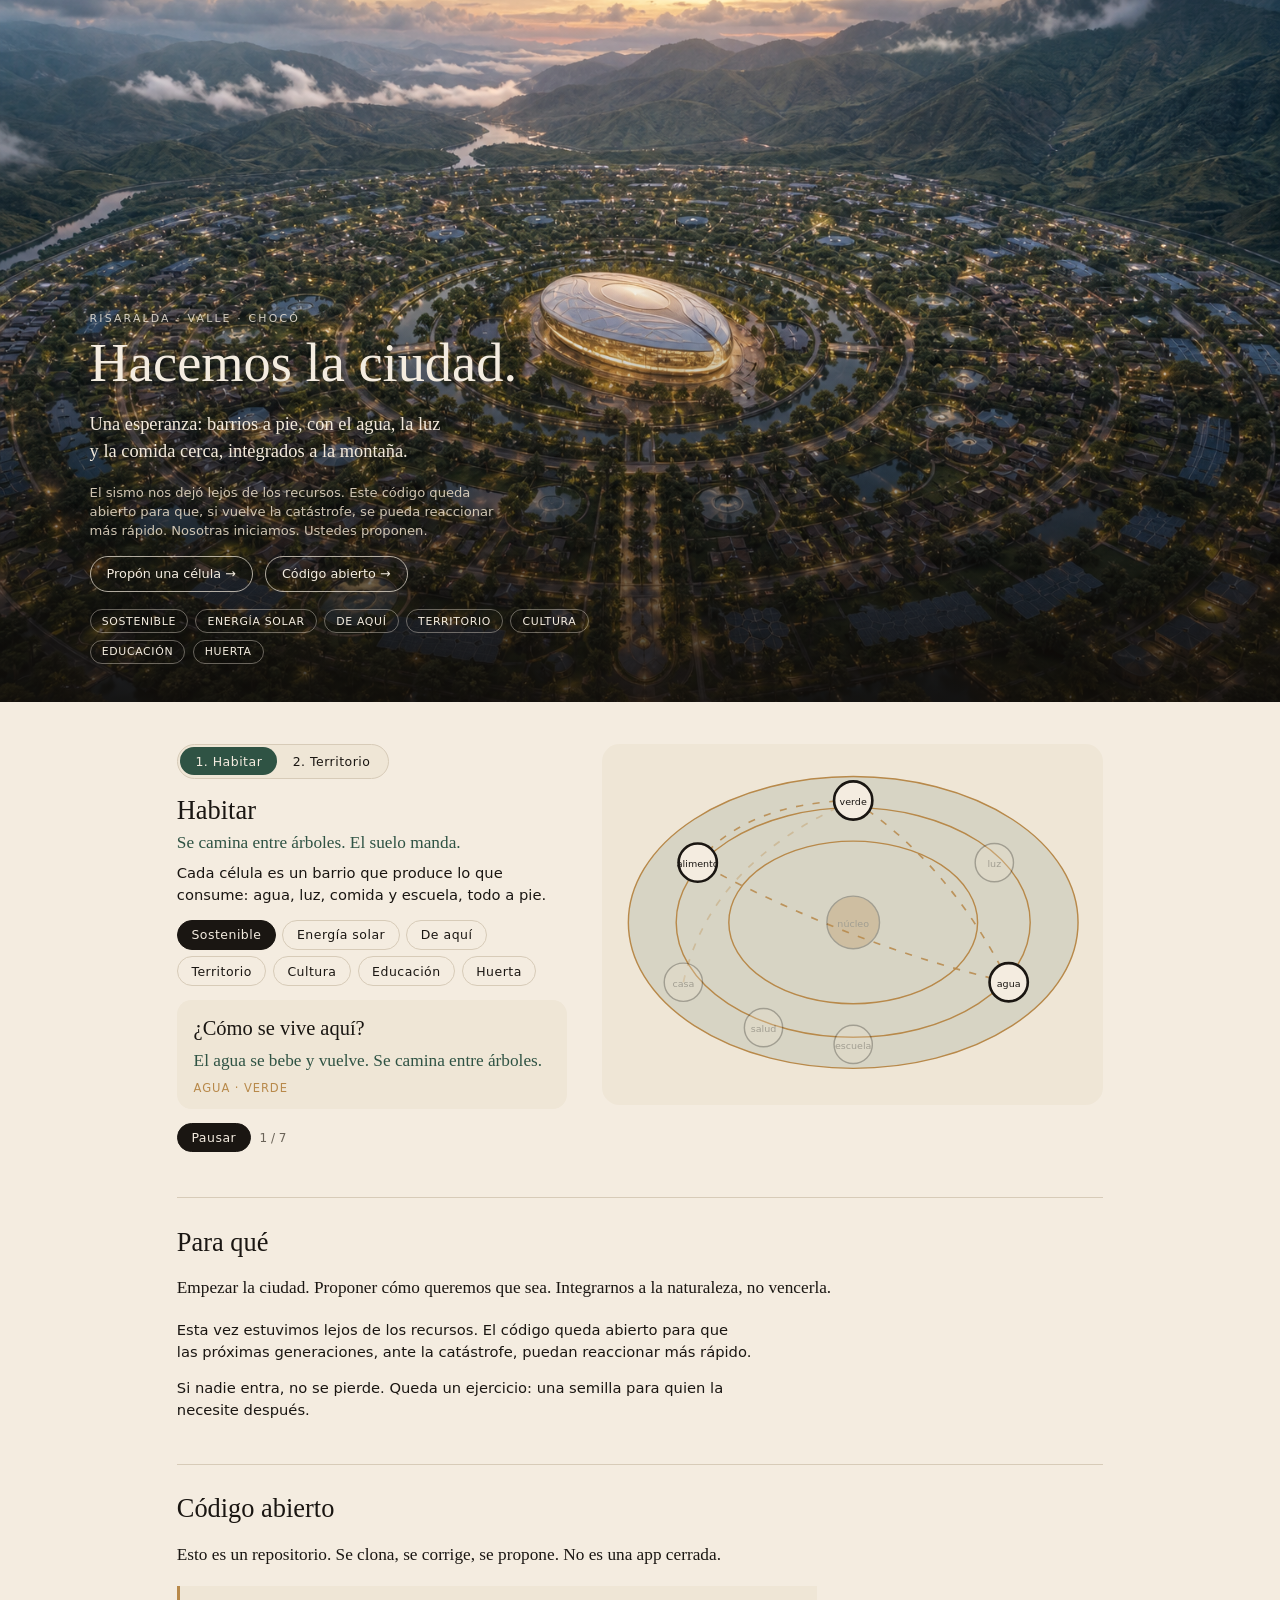
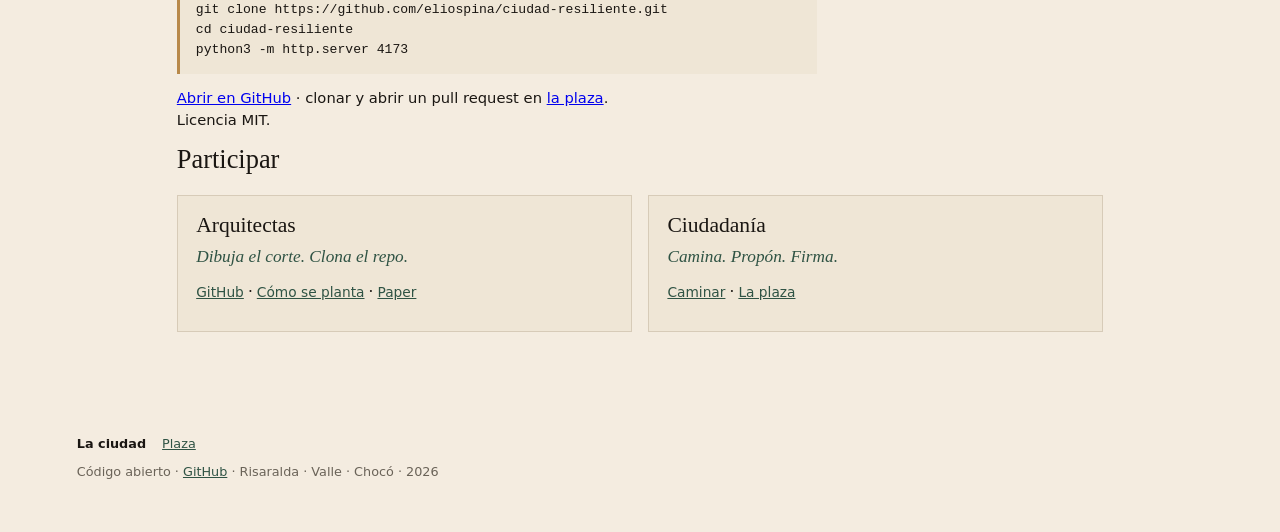
<file: index.html>
<!DOCTYPE html>
<html lang="es">
  <head>
    <meta charset="utf-8" />
    <meta name="viewport" content="width=device-width, initial-scale=1" />
    <title>Ciudad Resiliente — el óvalo</title>
    <meta
      name="description"
      content="Una esperanza habitable. Código abierto: clona el repositorio y propone una célula. Risaralda, Valle, Chocó."
    />
    <meta property="og:title" content="Hacemos la ciudad." />
    <meta
      property="og:description"
      content="Código abierto. Clona el repo. Propón cómo quieres que sea la ciudad."
    />
    <meta
      property="og:image"
      content="https://ciudad-resiliente.vercel.app/public/cartel-ciudad.png"
    />
    <meta property="og:url" content="https://ciudad-resiliente.vercel.app/" />
    <meta property="og:type" content="website" />
    <meta name="twitter:card" content="summary_large_image" />
    <meta
      name="twitter:image"
      content="https://ciudad-resiliente.vercel.app/public/cartel-ciudad.png"
    />
    <link rel="canonical" href="https://ciudad-resiliente.vercel.app/" />
    <link rel="stylesheet" href="styles.css" />
  </head>
  <body>
    <header class="hero">
      <img
        src="public/ciudad-ovalo.png"
        alt="Ciudad ovalada con una nave de luz en el centro, células verdes y montañas."
      />
      <div class="hero-copy">
        <p class="kicker">Risaralda · Valle · Chocó</p>
        <h1>Hacemos la ciudad.</h1>
        <p class="lead">
          Una esperanza: barrios a pie, con el agua, la luz y la comida cerca,
          integrados a la montaña.
        </p>
        <p class="plain-hero">
          El sismo nos dejó lejos de los recursos. Este código queda abierto
          para que, si vuelve la catástrofe, se pueda reaccionar más rápido.
          Nosotras iniciamos. Ustedes proponen.
        </p>
        <a class="enter-city" href="plaza.html">Propón una célula →</a>
        <a class="enter-city" href="#codigo">Código abierto →</a>
        <ul class="pillars">
          <li>Sostenible</li>
          <li>Energía solar</li>
          <li>De aquí</li>
          <li>Territorio</li>
          <li>Cultura</li>
          <li>Educación</li>
          <li>Huerta</li>
        </ul>
      </div>
    </header>

    <main>
      <section class="split" id="ovalo-lesson" data-layer="habitar">
        <div class="split-copy">
          <div class="layers" role="tablist" aria-label="Capas del óvalo">
            <button type="button" id="layer-habitar" aria-pressed="true">
              1. Habitar
            </button>
            <button type="button" id="layer-territorio" aria-pressed="false">
              2. Territorio
            </button>
          </div>
          <h2 id="layer-title">Habitar</h2>
          <p id="layer-lead">Se camina entre árboles. El suelo manda.</p>
          <p id="layer-plain" class="plain">
            Cada célula es un barrio que produce lo que consume: agua, luz, comida y escuela, todo a pie.
          </p>
          <div id="habitar-panel">
            <div class="chips" id="habitar-chips"></div>
          </div>
          <div id="territorio-panel" hidden>
            <p class="path hacer-path" id="hacer-path">
              <button type="button" data-id="fase-celula">1. Primera célula</button>
              <span aria-hidden="true">→</span>
              <button type="button" data-id="fase-red">2. Unir</button>
              <span aria-hidden="true">→</span>
              <button type="button" data-id="fase-nucleo">3. Núcleo</button>
              <span aria-hidden="true">→</span>
              <button type="button" data-id="fase-suelo">4. Tres suelos</button>
            </p>
            <div class="cards soils" id="soil-cards">
              <article data-soil="risaralda" tabindex="0" role="button">
                <h3>Risaralda</h3>
                <p>1.200–1.800 m. Ladera, sismo, alud.</p>
              </article>
              <article data-soil="valle" tabindex="0" role="button">
                <h3>Valle</h3>
                <p>900–1.100 m. Río, calor, crecida.</p>
              </article>
              <article data-soil="choco" tabindex="0" role="button">
                <h3>Chocó</h3>
                <p>0–100 m. Selva, lluvia, río-camino.</p>
              </article>
            </div>
            <p id="soil-note" class="soil-note">
              Toca un suelo: sitio, agua, luz, huerta.
            </p>
            <p class="plain">
              Diez cortes. El kit cambia con el suelo.
              <a href="paper.html">Abrir el corte.</a>
            </p>
            <p class="path waste-path" id="waste-path" hidden>
              Lo que sobra es materia prima: separación en origen →
              dos flujos (orgánico y técnico) → compost higiénico →
              pieza técnica limpia → escombro (RCD) a agregado →
              lo que aún no cierra, publicado.
            </p>
            <p class="chip-label">Valores</p>
            <p class="chip-hint">Los principios que sostienen cada célula.</p>
            <div class="chips" id="valor-chips"></div>
            <p class="chip-label">Vida en común</p>
            <p class="chip-hint">Cómo se comparte y se mide la vida del óvalo.</p>
            <div class="chips" id="vida-chips"></div>
            <p class="chip-label">Oficios de la célula</p>
            <p class="chip-hint">El trabajo que la célula necesita cerca de casa.</p>
            <div class="chips" id="system-chips"></div>
            <p class="chip-label">Materia prima</p>
            <p class="chip-hint">Lo que sobra no es basura: vuelve a suelo, a pieza, a agregado.</p>
            <div class="chips" id="waste-chips"></div>
          </div>
          <div class="lesson">
            <p id="lesson-q" class="question">¿Cómo se vive aquí?</p>
            <p id="lesson-a" class="note">
              El agua se bebe y vuelve. Se camina entre árboles.
            </p>
            <p id="lesson-links" class="connects">Agua · verde</p>
          </div>
          <div class="lesson-bar">
            <button type="button" id="tour-btn">Recorrer</button>
            <button type="button" id="hacer-btn">Hacer</button>
            <button type="button" id="valores-btn">Valores</button>
            <button type="button" id="vida-btn">Vida en común</button>
            <button type="button" id="waste-btn">Materia prima</button>
            <span id="tour-step" class="tour-step" hidden></span>
          </div>
        </div>
        <figure class="oval-wrap">
          <svg id="ovalo" viewBox="0 0 400 280" data-layer="habitar" aria-label="Plano ovalado de la ciudad">
            <ellipse class="green-wash" cx="200" cy="140" rx="188" ry="122" />
            <ellipse class="ring" cx="200" cy="140" rx="188" ry="122" />
            <ellipse class="ring" cx="200" cy="140" rx="148" ry="96" />
            <ellipse class="ring" cx="200" cy="140" rx="104" ry="68" />
            <g class="flows" aria-hidden="true">
              <path class="flow" data-nodes="agua naturaleza" d="M330 190 Q 280 90 200 38" />
              <path class="flow" data-nodes="naturaleza alimento" d="M200 38 Q 110 40 70 90" />
              <path class="flow" data-nodes="agua nucleo" d="M330 190 Q 280 180 200 140" />
              <path class="flow" data-nodes="energia nucleo" d="M318 90 Q 270 100 200 140" />
              <path class="flow" data-nodes="alimento nucleo" d="M70 90 Q 120 110 200 140" />
              <path class="flow" data-nodes="vivienda nucleo" d="M58 190 Q 110 180 200 140" />
              <path class="flow" data-nodes="escuela nucleo" d="M200 242 Q 200 200 200 140" />
              <path class="flow" data-nodes="energia vivienda" d="M318 90 Q 180 140 58 190" />
              <path class="flow" data-nodes="agua alimento" d="M330 190 Q 200 160 70 90" />
              <path class="flow" data-nodes="escuela vivienda" d="M200 242 Q 100 230 58 190" />
              <path class="flow" data-nodes="vivienda naturaleza" d="M58 190 Q 80 90 200 38" />
              <path class="flow" data-nodes="salud nucleo" d="M125 228 Q 150 190 200 140" />
              <path class="flow" data-nodes="salud vivienda" d="M125 228 Q 90 210 58 190" />
              <path class="flow" data-nodes="salud escuela" d="M125 228 Q 160 240 200 242" />
            </g>
            <g class="cell" data-id="naturaleza" tabindex="0" role="button" aria-label="Verde">
              <circle cx="200" cy="38" r="16" />
              <text x="200" y="42">verde</text>
            </g>
            <g class="cell" data-id="energia" tabindex="0" role="button" aria-label="Luz">
              <circle cx="318" cy="90" r="16" />
              <text x="318" y="94">luz</text>
            </g>
            <g class="cell" data-id="agua" tabindex="0" role="button" aria-label="Agua">
              <circle cx="330" cy="190" r="16" />
              <text x="330" y="194">agua</text>
            </g>
            <g class="cell" data-id="alimento" tabindex="0" role="button" aria-label="Alimento">
              <circle cx="70" cy="90" r="16" />
              <text x="70" y="94">alimento</text>
            </g>
            <g class="cell" data-id="vivienda" tabindex="0" role="button" aria-label="Casa">
              <circle cx="58" cy="190" r="16" />
              <text x="58" y="194">casa</text>
            </g>
            <g class="cell" data-id="escuela" tabindex="0" role="button" aria-label="Escuela">
              <circle cx="200" cy="242" r="16" />
              <text x="200" y="246">escuela</text>
            </g>
            <g class="cell" data-id="salud" tabindex="0" role="button" aria-label="Salud">
              <circle cx="125" cy="228" r="16" />
              <text x="125" y="232">salud</text>
            </g>
            <g class="cell nucleus" data-id="nucleo" tabindex="0" role="button" aria-label="Núcleo de vida">
              <circle cx="200" cy="140" r="22" />
              <text x="200" y="144">núcleo</text>
            </g>
          </svg>
        </figure>
      </section>

      <section class="hope" id="esperanza">
        <h2>Para qué</h2>
        <p>
          Empezar la ciudad. Proponer cómo queremos que sea. Integrarnos a la
          naturaleza, no vencerla.
        </p>
        <p class="plain">
          Esta vez estuvimos lejos de los recursos. El código queda abierto
          para que las próximas generaciones, ante la catástrofe, puedan
          reaccionar más rápido.
        </p>
        <p class="plain">
          Si nadie entra, no se pierde. Queda un ejercicio: una semilla para
          quien la necesite después.
        </p>
      </section>

      <section id="codigo">
        <h2>Código abierto</h2>
        <p>
          Esto es un repositorio. Se clona, se corrige, se propone. No es una
          app cerrada.
        </p>
        <pre class="clone-box" id="clone-box"><code>git clone https://github.com/eliospina/ciudad-resiliente.git
cd ciudad-resiliente
python3 -m http.server 4173</code></pre>
        <p class="plain">
          <a href="https://github.com/eliospina/ciudad-resiliente">Abrir en GitHub</a>
          · clonar y abrir un pull request en
          <a href="plaza.html">la plaza</a>.
          Licencia MIT.
        </p>
      </section>

      <section id="invitar">
        <h2>Participar</h2>
        <div class="call-split">
          <article class="call-card">
            <h3>Arquitectas</h3>
            <p class="sound">Dibuja el corte. Clona el repo.</p>
            <p>
              <a href="https://github.com/eliospina/ciudad-resiliente">GitHub</a>
              ·
              <a href="plantar.html">Cómo se planta</a>
              ·
              <a href="paper.html">Paper</a>
            </p>
          </article>
          <article class="call-card">
            <h3>Ciudadanía</h3>
            <p class="sound">Camina. Propón. Firma.</p>
            <p>
              <a href="recorrido.html">Caminar</a>
              ·
              <a href="plaza.html">La plaza</a>
            </p>
          </article>
        </div>
      </section>
    </main>

    <footer>
      <nav class="doors" aria-label="Dos oficios">
        <a href="index.html" aria-current="page">La ciudad</a>
        <a href="plaza.html">Plaza</a>
      </nav>
      <p>
        Código abierto ·
        <a href="https://github.com/eliospina/ciudad-resiliente">GitHub</a>
        · Risaralda · Valle · Chocó · 2026
      </p>
    </footer>
    <script src="app.js"></script>
  </body>
</html>
</file>
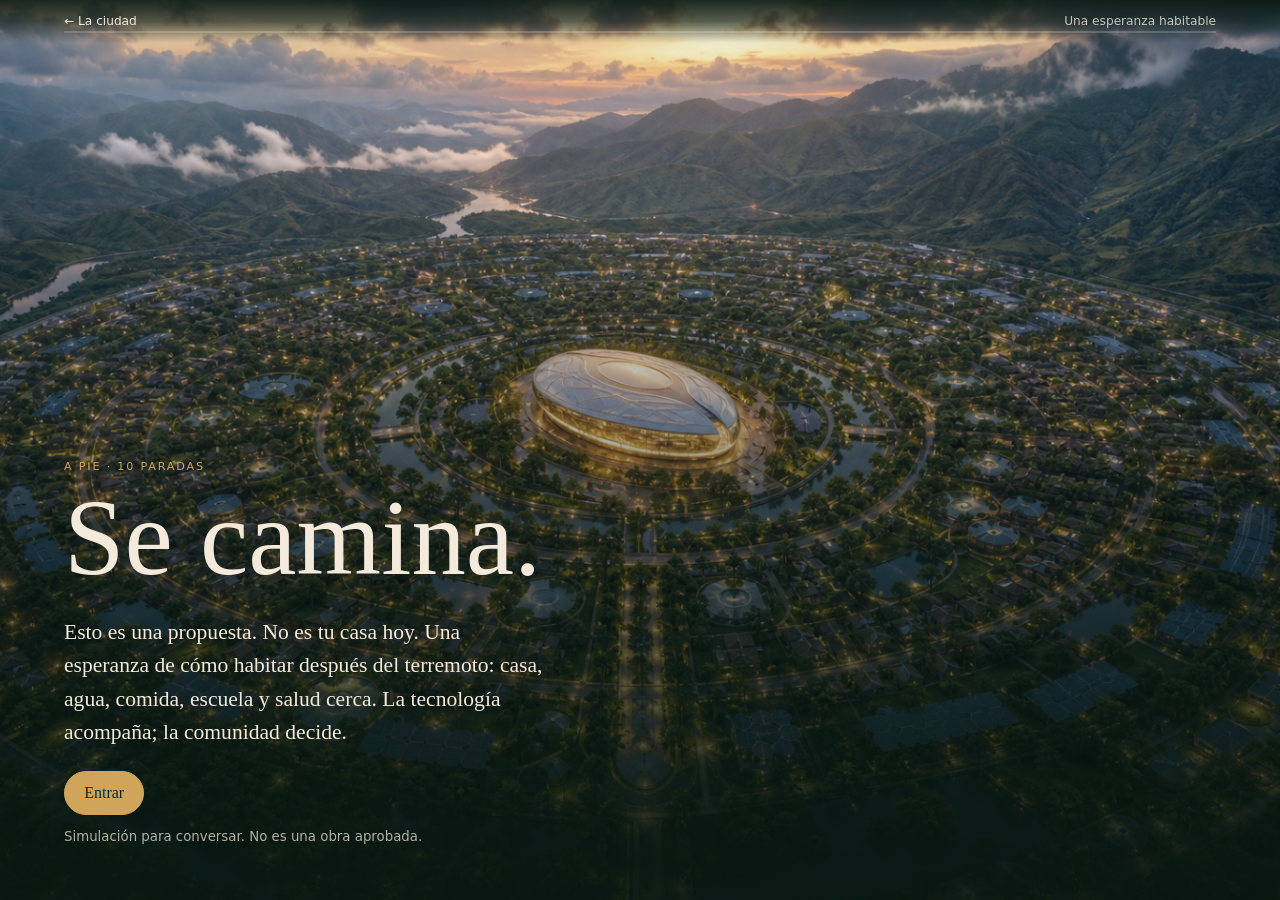
<file: caminar.html>
<!DOCTYPE html>
<html lang="es">
  <head>
    <meta charset="utf-8" />
    <meta http-equiv="refresh" content="0; url=recorrido.html" />
    <link rel="canonical" href="recorrido.html" />
    <title>Caminar — Ciudad Resiliente</title>
  </head>
  <body>
    <p><a href="recorrido.html">Entrar a la ciudad</a></p>
  </body>
</html>
</file>
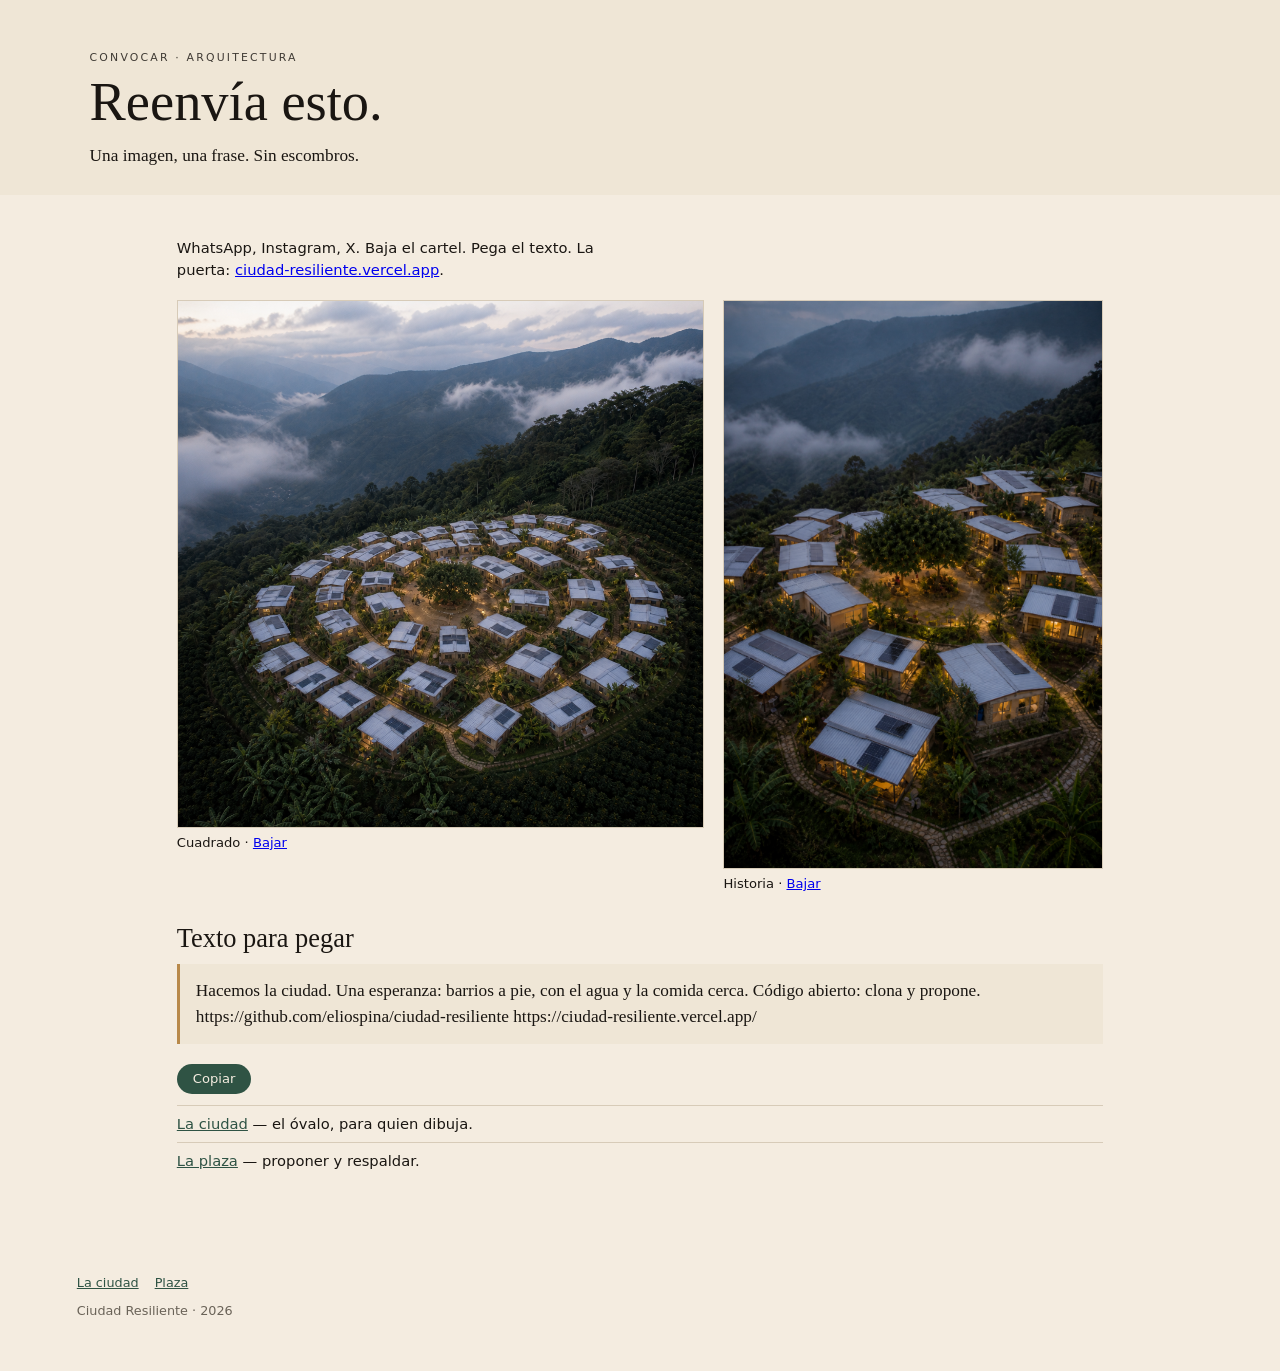
<file: compartir.html>
<!DOCTYPE html>
<html lang="es">
  <head>
    <meta charset="utf-8" />
    <meta name="viewport" content="width=device-width, initial-scale=1" />
    <title>Reenvía — Ciudad Resiliente</title>
    <meta
      name="description"
      content="Hacemos la ciudad. Óvalo de células. Arquitectas y urbanismo: se dibuja la primera célula."
    />
    <meta property="og:title" content="Hacemos la ciudad." />
    <meta
      property="og:description"
      content="Óvalo de células. Risaralda · Valle · Chocó. Arquitectas, urbanismo: dibuja la primera célula."
    />
    <meta
      property="og:image"
      content="https://ciudad-resiliente.vercel.app/public/cartel-ciudad.png"
    />
    <meta
      property="og:url"
      content="https://ciudad-resiliente.vercel.app/compartir.html"
    />
    <meta property="og:type" content="website" />
    <meta name="twitter:card" content="summary_large_image" />
    <meta
      name="twitter:image"
      content="https://ciudad-resiliente.vercel.app/public/cartel-ciudad.png"
    />
    <link rel="canonical" href="https://ciudad-resiliente.vercel.app/compartir.html" />
    <link rel="stylesheet" href="styles.css" />
  </head>
  <body>
    <header class="obs-hero">
      <p class="kicker">Convocar · arquitectura</p>
      <h1>Reenvía esto.</h1>
      <p class="lead">
        Una imagen, una frase. Sin escombros.
      </p>
    </header>

    <main>
      <section>
        <p class="plain">
          WhatsApp, Instagram, X. Baja el cartel. Pega el texto. La puerta:
          <a href="https://ciudad-resiliente.vercel.app/">ciudad-resiliente.vercel.app</a>.
        </p>
        <div class="share-grid">
          <figure>
            <img
              src="public/cartel-ciudad.png"
              alt="Cartel cuadrado: primera célula compacta en ladera, patio al centro."
            />
            <figcaption>
              Cuadrado ·
              <a href="public/cartel-ciudad.png" download>Bajar</a>
            </figcaption>
          </figure>
          <figure>
            <img
              src="public/cartel-ciudad-story.png"
              alt="Cartel vertical: la misma célula compacta, para historia."
            />
            <figcaption>
              Historia ·
              <a href="public/cartel-ciudad-story.png" download>Bajar</a>
            </figcaption>
          </figure>
        </div>
      </section>

      <section>
        <h2>Texto para pegar</h2>
        <blockquote id="share-copy">
          Hacemos la ciudad.

          Una esperanza: barrios a pie, con el agua y la comida cerca.
          Código abierto: clona y propone.

          https://github.com/eliospina/ciudad-resiliente
          https://ciudad-resiliente.vercel.app/
        </blockquote>
        <button type="button" id="copy-btn">Copiar</button>
      </section>

      <section id="invitar">
        <ul class="invite-doors">
          <li>
            <a href="index.html">La ciudad</a>
            — el óvalo, para quien dibuja.
          </li>
          <li>
            <a href="plaza.html">La plaza</a>
            — proponer y respaldar.
          </li>
        </ul>
      </section>
    </main>

    <footer>
      <nav class="doors" aria-label="Dos oficios">
        <a href="index.html">La ciudad</a>
        <a href="plaza.html">Plaza</a>
      </nav>
      <p>Ciudad Resiliente · 2026</p>
    </footer>
    <script>
      const btn = document.getElementById("copy-btn");
      const text = document
        .getElementById("share-copy")
        .textContent.replace(/[ \t]+\n/g, "\n")
        .replace(/\n[ \t]+/g, "\n")
        .replace(/[ \t]{2,}/g, " ")
        .trim();
      btn.addEventListener("click", async () => {
        await navigator.clipboard.writeText(text);
        btn.textContent = "Copiado";
      });
    </script>
  </body>
</html>
</file>
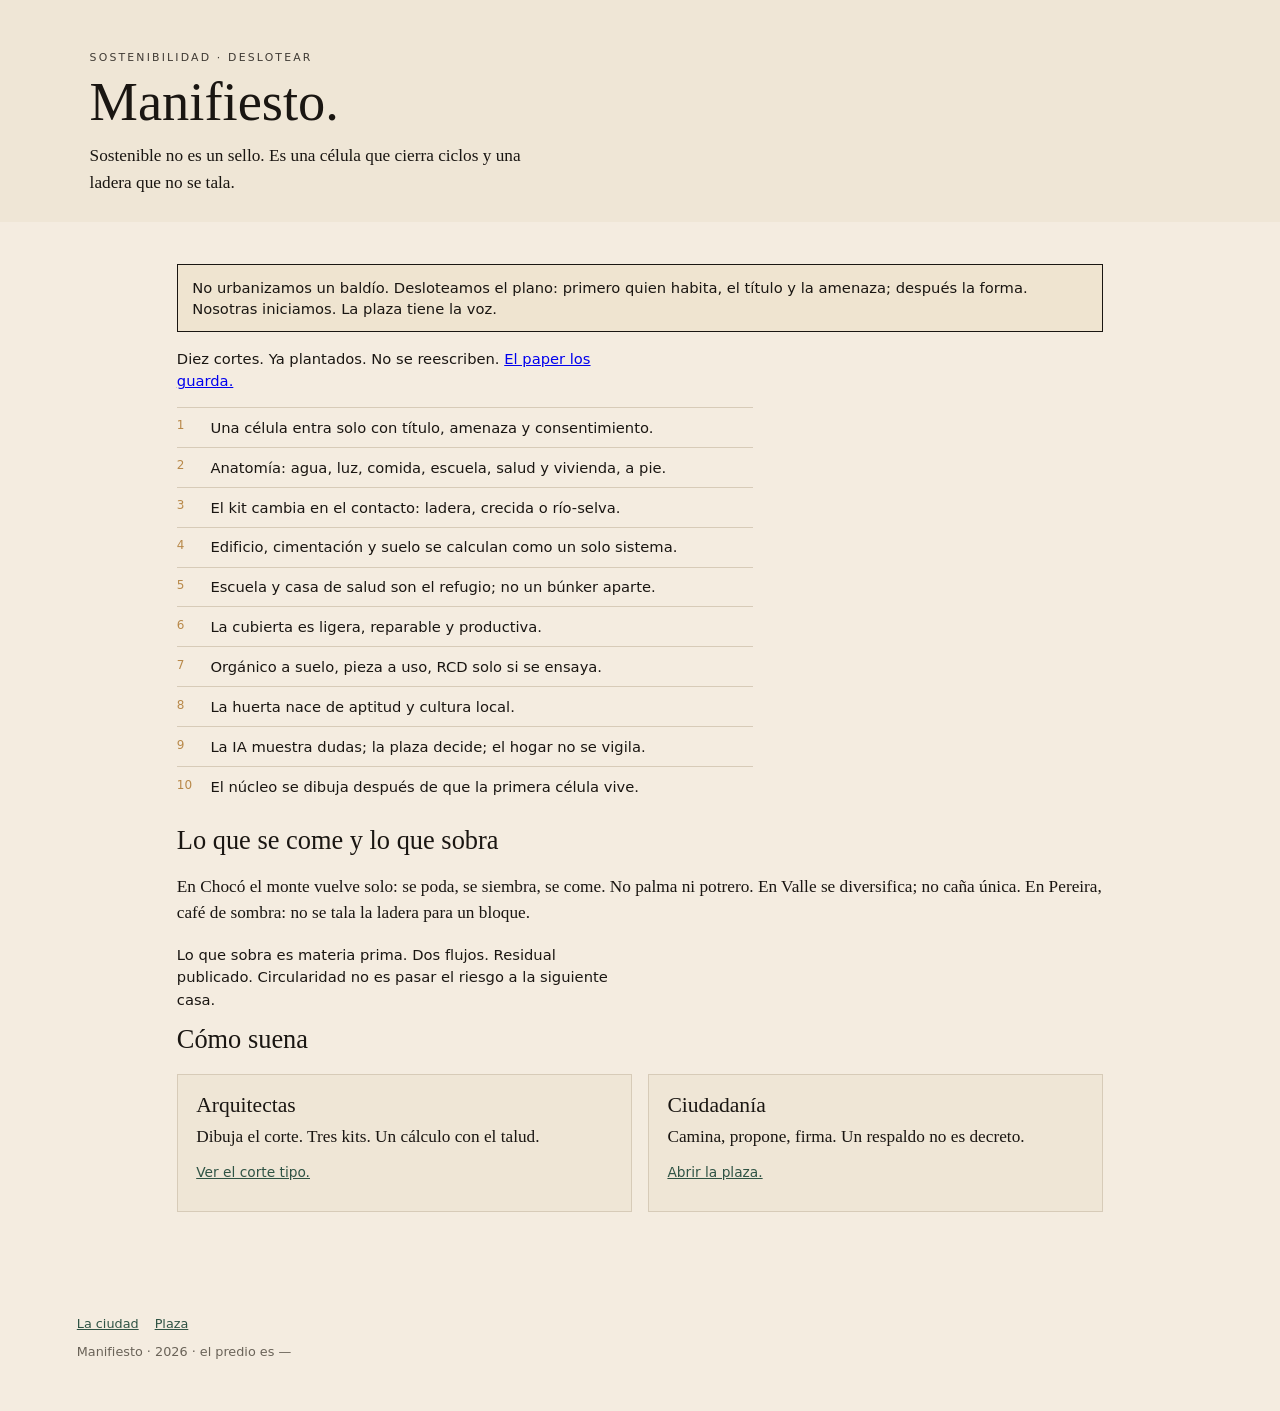
<file: manifiesto.html>
<!DOCTYPE html>
<html lang="es">
  <head>
    <meta charset="utf-8" />
    <meta name="viewport" content="width=device-width, initial-scale=1" />
    <title>Manifiesto — Ciudad Resiliente</title>
    <meta
      name="description"
      content="Manifiesto de sostenibilidad: plantar una célula que cierra ciclos. No un lote. No un masterplan."
    />
    <meta property="og:title" content="Manifiesto. Deslotear." />
    <meta
      property="og:description"
      content="Sostenible no es un sello. Es agua, luz, comida, escuela y salud a pie. El suelo manda."
    />
    <meta
      property="og:image"
      content="https://ciudad-resiliente.vercel.app/public/cartel-ciudad.png"
    />
    <meta
      property="og:url"
      content="https://ciudad-resiliente.vercel.app/manifiesto.html"
    />
    <meta property="og:type" content="website" />
    <meta name="twitter:card" content="summary_large_image" />
    <meta
      name="twitter:image"
      content="https://ciudad-resiliente.vercel.app/public/cartel-ciudad.png"
    />
    <link rel="canonical" href="https://ciudad-resiliente.vercel.app/manifiesto.html" />
    <link rel="stylesheet" href="styles.css" />
  </head>
  <body>
    <header class="obs-hero">
      <p class="kicker">Sostenibilidad · deslotear</p>
      <h1>Manifiesto.</h1>
      <p class="lead">
        Sostenible no es un sello. Es una célula que cierra ciclos y una ladera
        que no se tala.
      </p>
    </header>

    <main>
      <section>
        <p class="wall">
          No urbanizamos un baldío. Desloteamos el plano: primero quien habita,
          el título y la amenaza; después la forma. Nosotras iniciamos. La plaza
          tiene la voz.
        </p>
        <p class="plain">
          Diez cortes. Ya plantados. No se reescriben.
          <a href="paper.html">El paper los guarda.</a>
        </p>
        <ol class="steps">
          <li>Una célula entra solo con título, amenaza y consentimiento.</li>
          <li>Anatomía: agua, luz, comida, escuela, salud y vivienda, a pie.</li>
          <li>El kit cambia en el contacto: ladera, crecida o río-selva.</li>
          <li>Edificio, cimentación y suelo se calculan como un solo sistema.</li>
          <li>Escuela y casa de salud son el refugio; no un búnker aparte.</li>
          <li>La cubierta es ligera, reparable y productiva.</li>
          <li>Orgánico a suelo, pieza a uso, RCD solo si se ensaya.</li>
          <li>La huerta nace de aptitud y cultura local.</li>
          <li>La IA muestra dudas; la plaza decide; el hogar no se vigila.</li>
          <li>El núcleo se dibuja después de que la primera célula vive.</li>
        </ol>
      </section>

      <section>
        <h2>Lo que se come y lo que sobra</h2>
        <p>
          En Chocó el monte vuelve solo: se poda, se siembra, se come. No palma
          ni potrero. En Valle se diversifica; no caña única. En Pereira, café
          de sombra: no se tala la ladera para un bloque.
        </p>
        <p class="plain">
          Lo que sobra es materia prima. Dos flujos. Residual publicado.
          Circularidad no es pasar el riesgo a la siguiente casa.
        </p>
      </section>

      <section>
        <h2>Cómo suena</h2>
        <div class="call-split">
          <article class="call-card">
            <h3>Arquitectas</h3>
            <p>Dibuja el corte. Tres kits. Un cálculo con el talud.</p>
            <p><a href="plantar.html">Ver el corte tipo.</a></p>
          </article>
          <article class="call-card">
            <h3>Ciudadanía</h3>
            <p>Camina, propone, firma. Un respaldo no es decreto.</p>
            <p><a href="plaza.html">Abrir la plaza.</a></p>
          </article>
        </div>
      </section>
    </main>

    <footer>
      <nav class="doors" aria-label="Dos oficios">
        <a href="index.html">La ciudad</a>
        <a href="plaza.html">Plaza</a>
      </nav>
      <p>Manifiesto · 2026 · el predio es —</p>
    </footer>
  </body>
</html>
</file>
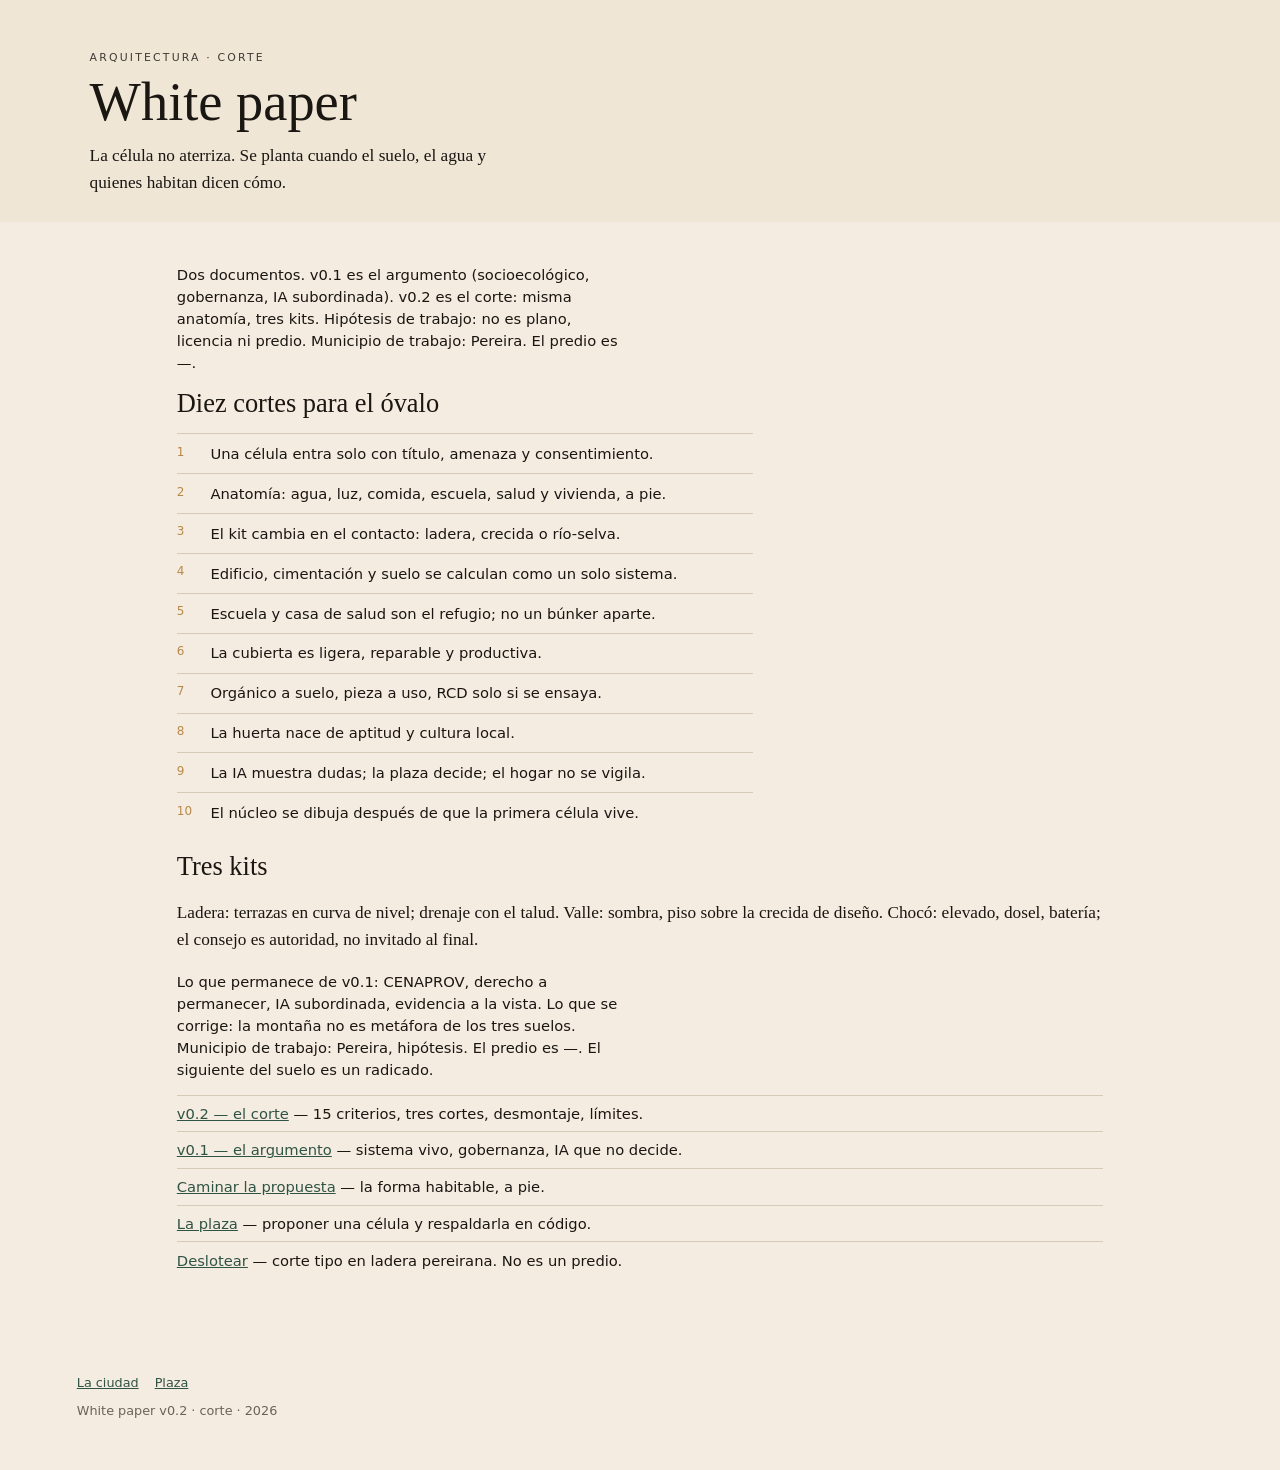
<file: paper.html>
<!DOCTYPE html>
<html lang="es">
  <head>
    <meta charset="utf-8" />
    <meta name="viewport" content="width=device-width, initial-scale=1" />
    <title>White paper — Ciudad Resiliente</title>
    <meta
      name="description"
      content="White paper v0.2: cómo se planta una célula en tres suelos. v0.1 es el argumento. Hipótesis, no plan oficial."
    />
    <meta property="og:title" content="White paper. El corte." />
    <meta
      property="og:description"
      content="La célula no aterriza. Se planta cuando el suelo, el agua y quienes habitan dicen cómo."
    />
    <meta
      property="og:image"
      content="https://ciudad-resiliente.vercel.app/public/cartel-ciudad.png"
    />
    <meta property="og:url" content="https://ciudad-resiliente.vercel.app/paper.html" />
    <meta property="og:type" content="website" />
    <meta name="twitter:card" content="summary_large_image" />
    <meta
      name="twitter:image"
      content="https://ciudad-resiliente.vercel.app/public/cartel-ciudad.png"
    />
    <link rel="canonical" href="https://ciudad-resiliente.vercel.app/paper.html" />
    <link rel="stylesheet" href="styles.css" />
  </head>
  <body>
    <header class="obs-hero">
      <p class="kicker">Arquitectura · corte</p>
      <h1>White paper</h1>
      <p class="lead">La célula no aterriza. Se planta cuando el suelo, el agua y quienes habitan dicen cómo.</p>
    </header>

    <main>
      <section>
        <p class="plain">
          Dos documentos. v0.1 es el argumento (socioecológico, gobernanza, IA
          subordinada). v0.2 es el corte: misma anatomía, tres kits. Hipótesis
          de trabajo: no es plano, licencia ni predio. Municipio de trabajo:
          Pereira. El predio es —.
        </p>
      </section>

      <section>
        <h2>Diez cortes para el óvalo</h2>
        <ol class="steps">
          <li>Una célula entra solo con título, amenaza y consentimiento.</li>
          <li>Anatomía: agua, luz, comida, escuela, salud y vivienda, a pie.</li>
          <li>El kit cambia en el contacto: ladera, crecida o río-selva.</li>
          <li>Edificio, cimentación y suelo se calculan como un solo sistema.</li>
          <li>Escuela y casa de salud son el refugio; no un búnker aparte.</li>
          <li>La cubierta es ligera, reparable y productiva.</li>
          <li>Orgánico a suelo, pieza a uso, RCD solo si se ensaya.</li>
          <li>La huerta nace de aptitud y cultura local.</li>
          <li>La IA muestra dudas; la plaza decide; el hogar no se vigila.</li>
          <li>El núcleo se dibuja después de que la primera célula vive.</li>
        </ol>
      </section>

      <section>
        <h2>Tres kits</h2>
        <p>
          Ladera: terrazas en curva de nivel; drenaje con el talud. Valle:
          sombra, piso sobre la crecida de diseño. Chocó: elevado, dosel,
          batería; el consejo es autoridad, no invitado al final.
        </p>
        <p class="plain">
          Lo que permanece de v0.1: CENAPROV, derecho a permanecer, IA
          subordinada, evidencia a la vista. Lo que se corrige: la montaña no
          es metáfora de los tres suelos. Municipio de trabajo: Pereira,
          hipótesis. El predio es —. El siguiente del suelo es un radicado.
        </p>
      </section>

      <section id="invitar">
        <ul class="invite-doors">
          <li>
            <a href="PAPER-v0.2.md">v0.2 — el corte</a>
            — 15 criterios, tres cortes, desmontaje, límites.
          </li>
          <li>
            <a href="PAPER.md">v0.1 — el argumento</a>
            — sistema vivo, gobernanza, IA que no decide.
          </li>
          <li>
            <a href="recorrido.html">Caminar la propuesta</a>
            — la forma habitable, a pie.
          </li>
          <li>
            <a href="plaza.html">La plaza</a>
            — proponer una célula y respaldarla en código.
          </li>
          <li>
            <a href="plantar.html">Deslotear</a>
            — corte tipo en ladera pereirana. No es un predio.
          </li>
        </ul>
      </section>
    </main>

    <footer>
      <nav class="doors" aria-label="Dos oficios">
        <a href="index.html">La ciudad</a>
        <a href="plaza.html">Plaza</a>
      </nav>
      <p>White paper v0.2 · corte · 2026</p>
    </footer>
  </body>
</html>
</file>
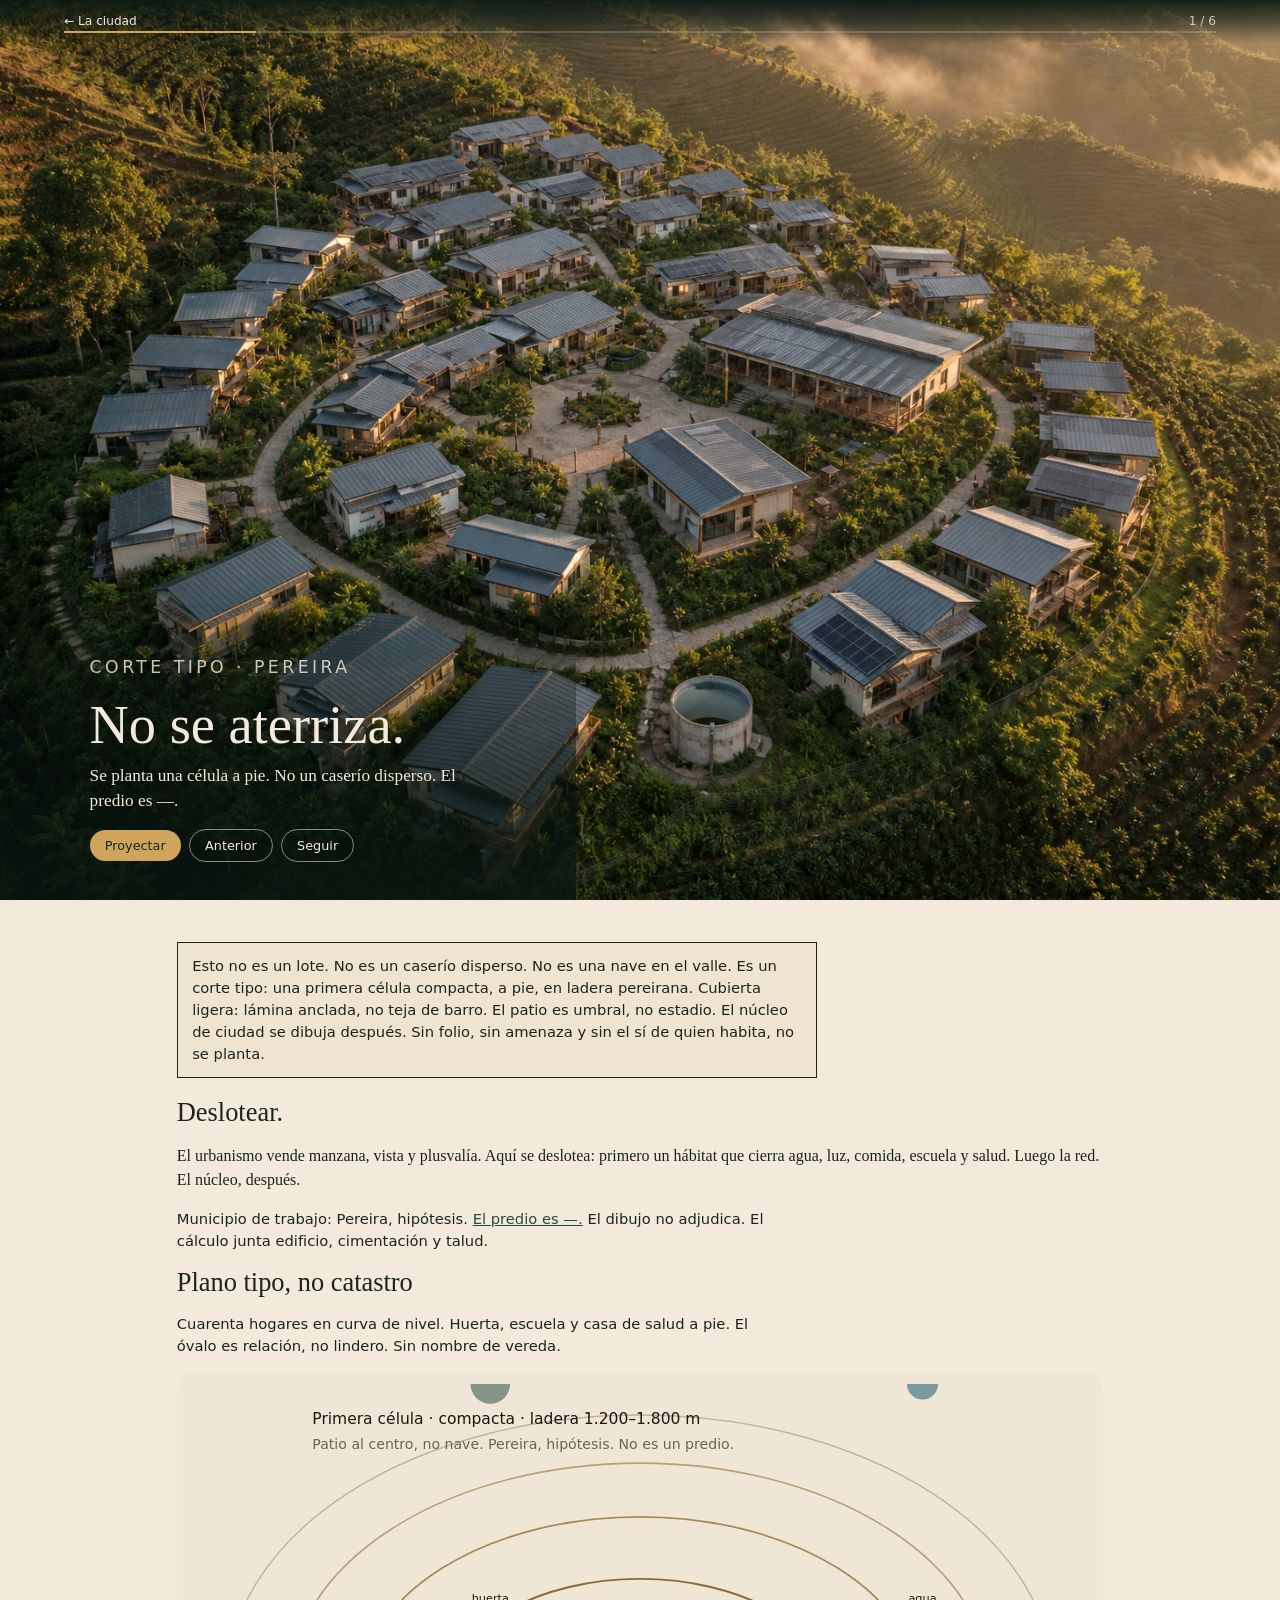
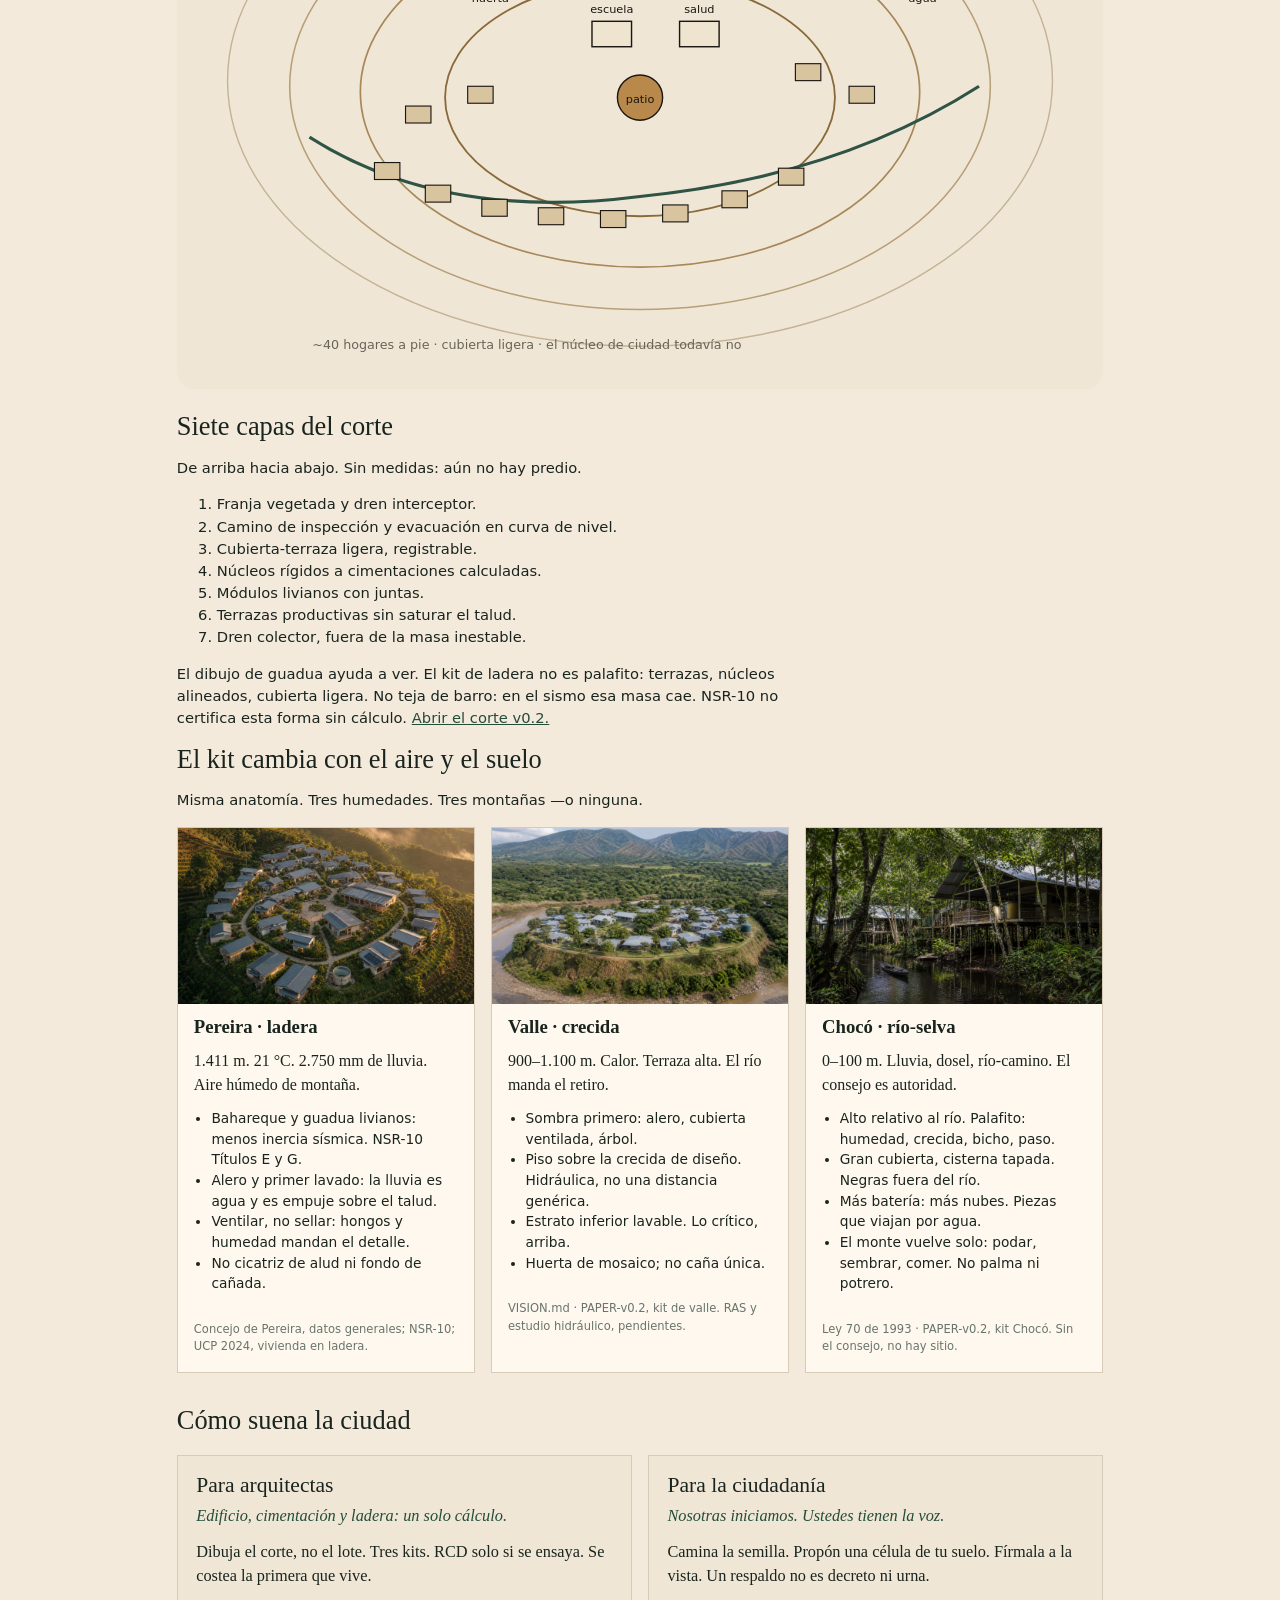
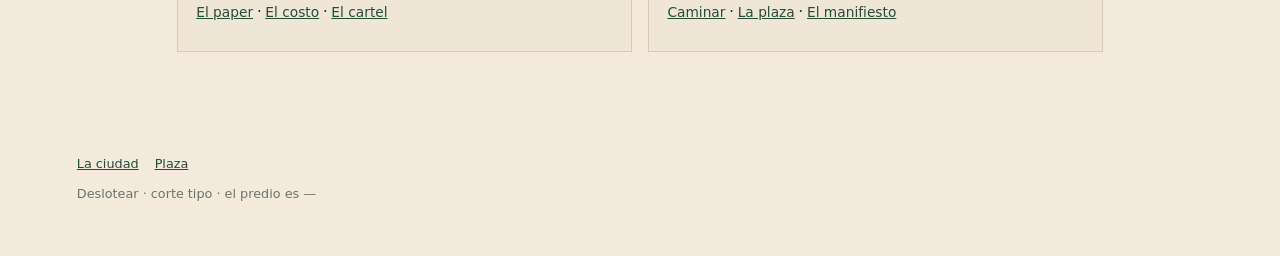
<file: plantar.html>
<!DOCTYPE html>
<html lang="es">
  <head>
    <meta charset="utf-8" />
    <meta name="viewport" content="width=device-width, initial-scale=1" />
    <title>Deslotear — Ciudad Resiliente</title>
    <meta
      name="description"
      content="No se aterriza un predio. Se planta un corte tipo en ladera pereirana. Hipótesis, no lote."
    />
    <meta property="og:title" content="No se aterriza. Se planta." />
    <meta
      property="og:description"
      content="Corte tipo en ladera pereirana. Deslotear el plano. Arquitectas y ciudadanía."
    />
    <meta
      property="og:image"
      content="https://ciudad-resiliente.vercel.app/public/plant/plant-ladera.png"
    />
    <meta
      property="og:url"
      content="https://ciudad-resiliente.vercel.app/plantar.html"
    />
    <meta property="og:type" content="website" />
    <meta name="twitter:card" content="summary_large_image" />
    <meta
      name="twitter:image"
      content="https://ciudad-resiliente.vercel.app/public/plant/plant-ladera.png"
    />
    <link rel="canonical" href="https://ciudad-resiliente.vercel.app/plantar.html" />
    <link rel="stylesheet" href="plantar.css" />
  </head>
  <body>
    <header class="topbar">
      <a href="index.html">← La ciudad</a>
      <p id="film-count">1 / 6</p>
      <div class="progress" aria-hidden="true"><span id="film-bar"></span></div>
    </header>

    <section class="film" aria-label="Proyección del corte tipo">
      <div class="film-frame">
        <img
          id="film-image"
          src="public/plant/plant-ladera.png"
          alt="Célula tipo en ladera cafetera. No es un predio."
        />
      </div>
      <div class="film-copy">
        <p class="eyebrow" id="film-kicker">Corte tipo · Pereira</p>
        <h1 id="film-title">No se aterriza.</h1>
        <p id="film-text">Se planta. Cota 1.200–1.800 m. El predio es —.</p>
        <div class="film-nav">
          <button type="button" id="play" aria-pressed="false">Proyectar</button>
          <button type="button" id="prev">Anterior</button>
          <button type="button" id="next">Seguir</button>
        </div>
      </div>
    </section>

    <div class="page">
      <main>
        <section>
          <p class="wall">
            Esto no es un lote. No es un caserío disperso. No es una nave en el
            valle. Es un corte tipo: una primera célula compacta, a pie, en
            ladera pereirana. Cubierta ligera: lámina anclada, no teja de barro.
            El patio es umbral, no estadio. El núcleo de ciudad se dibuja después.
            Sin folio, sin amenaza y sin el sí de quien habita, no se planta.
          </p>
          <h2>Deslotear.</h2>
          <p>
            El urbanismo vende manzana, vista y plusvalía. Aquí se deslotea:
            primero un hábitat que cierra agua, luz, comida, escuela y salud.
            Luego la red. El núcleo, después.
          </p>
          <p class="plain">
            Municipio de trabajo: Pereira, hipótesis.
            <a href="SITIO.md">El predio es —.</a>
            El dibujo no adjudica. El cálculo junta edificio, cimentación y talud.
          </p>
        </section>

        <section>
          <h2>Plano tipo, no catastro</h2>
          <p class="plain">
            Cuarenta hogares en curva de nivel. Huerta, escuela y casa de salud
            a pie. El óvalo es relación, no lindero. Sin nombre de vereda.
          </p>
          <figure class="plan-wrap">
            <svg viewBox="0 0 640 420" role="img" aria-labelledby="plan-title plan-desc">
              <title id="plan-title">Plano tipo de una célula en ladera pereirana</title>
              <desc id="plan-desc">
                Curvas de nivel, casas alineadas, huerta, escuela, casa de salud y cisterna.
                No es un predio.
              </desc>
              <rect width="640" height="420" fill="#efe6d6" />
              <ellipse cx="320" cy="210" rx="292" ry="188" fill="none" stroke="#c4b394" stroke-width="1" />
              <ellipse cx="320" cy="214" rx="248" ry="158" fill="none" stroke="#b89f78" stroke-width="1.1" />
              <ellipse cx="320" cy="218" rx="198" ry="124" fill="none" stroke="#a88858" stroke-width="1.2" />
              <ellipse cx="320" cy="222" rx="138" ry="84" fill="none" stroke="#8a6a3a" stroke-width="1.3" />
              <path d="M86 250 Q180 310 320 292 Q460 278 560 214" fill="none" stroke="#2f5344" stroke-width="2.2" />
              <g fill="#d9c4a0" stroke="#1a1612" stroke-width="0.8">
                <rect x="132" y="268" width="18" height="12" />
                <rect x="168" y="284" width="18" height="12" />
                <rect x="208" y="294" width="18" height="12" />
                <rect x="248" y="300" width="18" height="12" />
                <rect x="292" y="302" width="18" height="12" />
                <rect x="336" y="298" width="18" height="12" />
                <rect x="378" y="288" width="18" height="12" />
                <rect x="418" y="272" width="18" height="12" />
                <rect x="154" y="228" width="18" height="12" />
                <rect x="198" y="214" width="18" height="12" />
                <rect x="430" y="198" width="18" height="12" />
                <rect x="468" y="214" width="18" height="12" />
              </g>
              <circle cx="320" cy="222" r="16" fill="#b8894a" stroke="#1a1612" />
              <rect x="286" y="168" width="28" height="18" fill="#efe4d0" stroke="#1a1612" />
              <rect x="348" y="168" width="28" height="18" fill="#efe4d0" stroke="#1a1612" />
              <circle cx="214" y="168" r="14" fill="#2f5344" opacity="0.55" />
              <circle cx="520" y="168" r="11" fill="#4a7a8a" opacity="0.7" />
              <text x="320" y="226" text-anchor="middle" font-size="8" fill="#1a1612">patio</text>
              <text x="300" y="162" text-anchor="middle" font-size="8" fill="#1a1612">escuela</text>
              <text x="362" y="162" text-anchor="middle" font-size="8" fill="#1a1612">salud</text>
              <text x="214" y="154" text-anchor="middle" font-size="8" fill="#1a1612">huerta</text>
              <text x="520" y="154" text-anchor="middle" font-size="8" fill="#1a1612">agua</text>
              <text x="88" y="28" font-size="11" fill="#1a1612">Primera célula · compacta · ladera 1.200–1.800 m</text>
              <text x="88" y="46" font-size="10" fill="#6a6358">Patio al centro, no nave. Pereira, hipótesis. No es un predio.</text>
              <text x="88" y="400" font-size="9" fill="#6a6358">~40 hogares a pie · cubierta ligera · el núcleo de ciudad todavía no</text>
            </svg>
          </figure>
        </section>

        <section>
          <h2>Siete capas del corte</h2>
          <p class="plain">De arriba hacia abajo. Sin medidas: aún no hay predio.</p>
          <ol class="layers-list">
            <li>Franja vegetada y dren interceptor.</li>
            <li>Camino de inspección y evacuación en curva de nivel.</li>
            <li>Cubierta-terraza ligera, registrable.</li>
            <li>Núcleos rígidos a cimentaciones calculadas.</li>
            <li>Módulos livianos con juntas.</li>
            <li>Terrazas productivas sin saturar el talud.</li>
            <li>Dren colector, fuera de la masa inestable.</li>
          </ol>
          <p class="plain">
            El dibujo de guadua ayuda a ver. El kit de ladera no es palafito:
            terrazas, núcleos alineados, cubierta ligera. No teja de barro:
            en el sismo esa masa cae. NSR-10 no certifica esta forma sin cálculo.
            <a href="PAPER-v0.2.md">Abrir el corte v0.2.</a>
          </p>
        </section>

        <section>
          <h2>El kit cambia con el aire y el suelo</h2>
          <p class="plain">
            Misma anatomía. Tres humedades. Tres montañas —o ninguna.
          </p>
          <div class="kit-grid">
            <article>
              <img
                src="public/plant/plant-ladera.png"
                alt="Primera célula compacta en ladera pereirana, patio al centro."
              />
              <h3>Pereira · ladera</h3>
              <p>1.411 m. 21 °C. 2.750 mm de lluvia. Aire húmedo de montaña.</p>
              <ul>
                <li>Bahareque y guadua livianos: menos inercia sísmica. NSR-10 Títulos E y G.</li>
                <li>Alero y primer lavado: la lluvia es agua y es empuje sobre el talud.</li>
                <li>Ventilar, no sellar: hongos y humedad mandan el detalle.</li>
                <li>No cicatriz de alud ni fondo de cañada.</li>
              </ul>
              <p class="src">
                Concejo de Pereira, datos generales; NSR-10; UCP 2024, vivienda en ladera.
              </p>
            </article>
            <article>
              <img
                src="public/plant/plant-valle.png"
                alt="Casa de valle con sombra y retiro del río."
              />
              <h3>Valle · crecida</h3>
              <p>900–1.100 m. Calor. Terraza alta. El río manda el retiro.</p>
              <ul>
                <li>Sombra primero: alero, cubierta ventilada, árbol.</li>
                <li>Piso sobre la crecida de diseño. Hidráulica, no una distancia genérica.</li>
                <li>Estrato inferior lavable. Lo crítico, arriba.</li>
                <li>Huerta de mosaico; no caña única.</li>
              </ul>
              <p class="src">VISION.md · PAPER-v0.2, kit de valle. RAS y estudio hidráulico, pendientes.</p>
            </article>
            <article>
              <img
                src="public/plant/plant-choco.png"
                alt="Palafitos bajo dosel junto al río."
              />
              <h3>Chocó · río-selva</h3>
              <p>0–100 m. Lluvia, dosel, río-camino. El consejo es autoridad.</p>
              <ul>
                <li>Alto relativo al río. Palafito: humedad, crecida, bicho, paso.</li>
                <li>Gran cubierta, cisterna tapada. Negras fuera del río.</li>
                <li>Más batería: más nubes. Piezas que viajan por agua.</li>
                <li>El monte vuelve solo: podar, sembrar, comer. No palma ni potrero.</li>
              </ul>
              <p class="src">Ley 70 de 1993 · PAPER-v0.2, kit Chocó. Sin el consejo, no hay sitio.</p>
            </article>
          </div>
        </section>

        <section>
          <h2>Cómo suena la ciudad</h2>
          <div class="call-split">
            <article class="call-card">
              <h3>Para arquitectas</h3>
              <p class="sound">Edificio, cimentación y ladera: un solo cálculo.</p>
              <p>
                Dibuja el corte, no el lote. Tres kits. RCD solo si se ensaya.
                Se costea la primera que vive.
              </p>
              <p>
                <a href="paper.html">El paper</a>
                ·
                <a href="COSTO.md">El costo</a>
                ·
                <a href="compartir.html">El cartel</a>
              </p>
            </article>
            <article class="call-card">
              <h3>Para la ciudadanía</h3>
              <p class="sound">Nosotras iniciamos. Ustedes tienen la voz.</p>
              <p>
                Camina la semilla. Propón una célula de tu suelo. Fírmala a la
                vista. Un respaldo no es decreto ni urna.
              </p>
              <p>
                <a href="recorrido.html">Caminar</a>
                ·
                <a href="plaza.html">La plaza</a>
                ·
                <a href="manifiesto.html">El manifiesto</a>
              </p>
            </article>
          </div>
        </section>
      </main>

      <footer>
        <nav class="doors" aria-label="Dos oficios">
          <a href="index.html">La ciudad</a>
          <a href="plaza.html">Plaza</a>
        </nav>
        <p>Deslotear · corte tipo · el predio es —</p>
      </footer>
    </div>
    <script src="plantar.js"></script>
  </body>
</html>
</file>
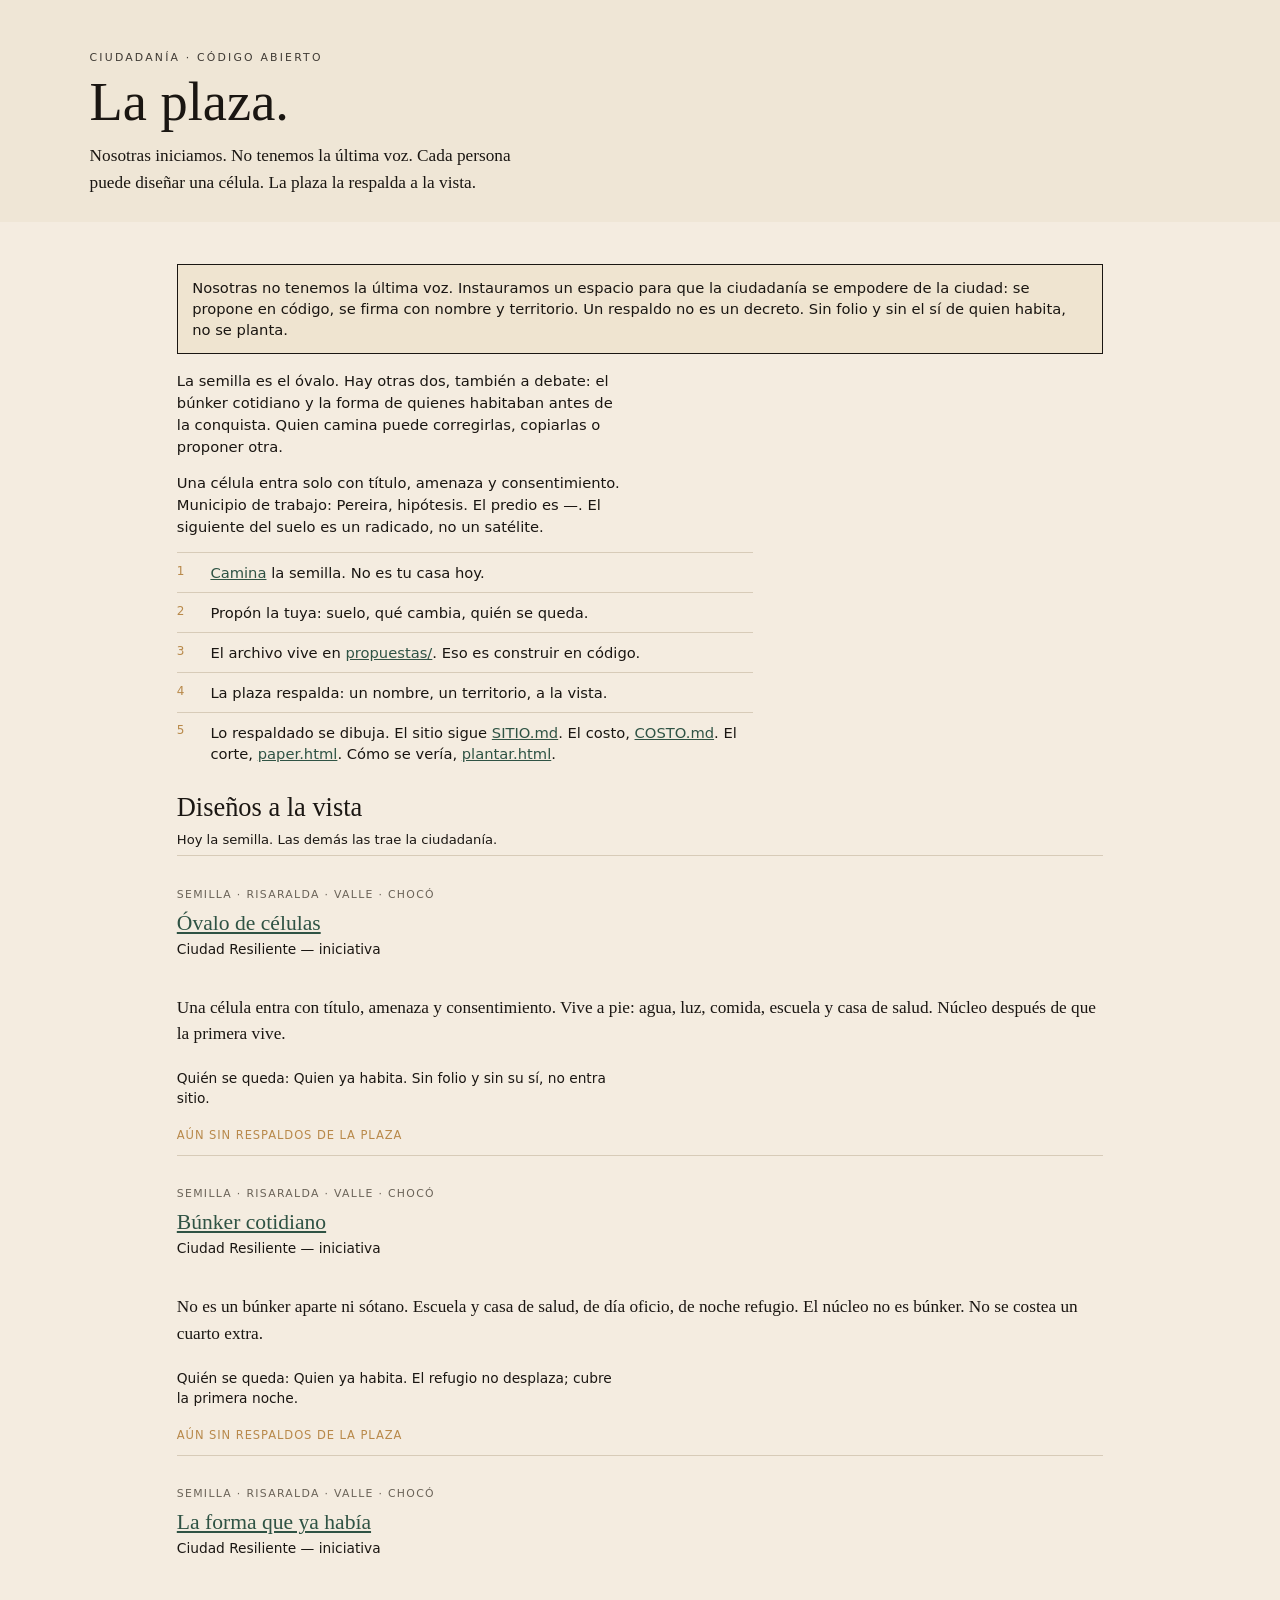
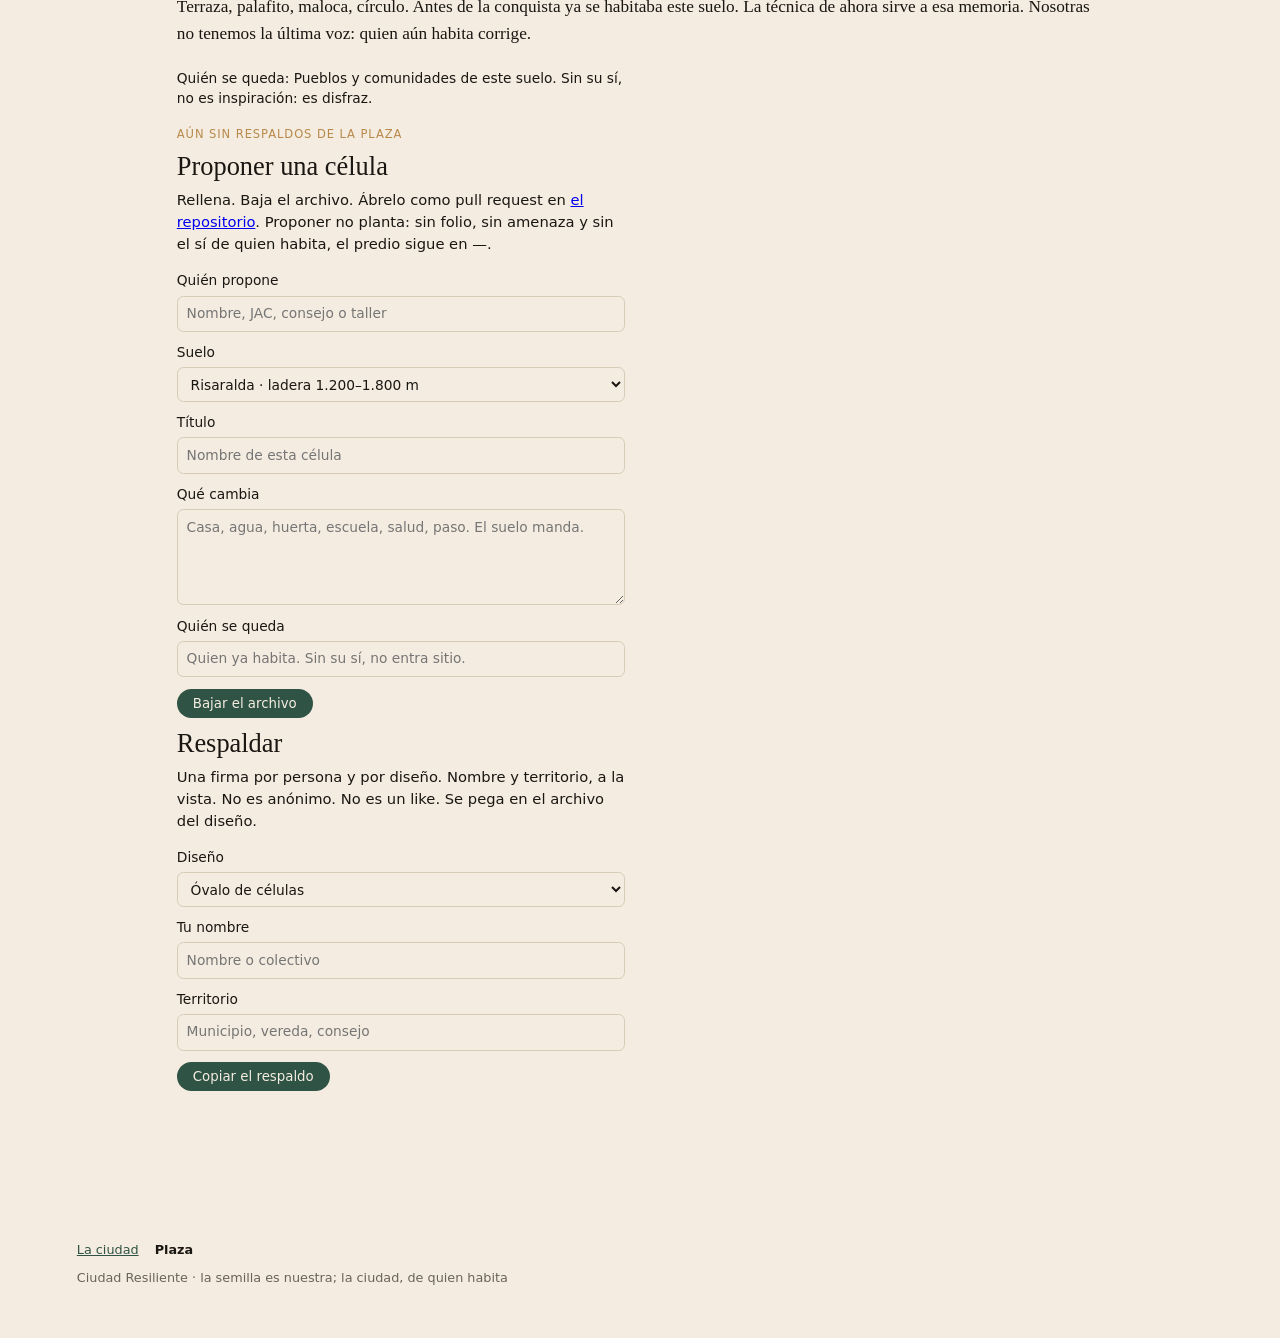
<file: plaza.html>
<!DOCTYPE html>
<html lang="es">
  <head>
    <meta charset="utf-8" />
    <meta name="viewport" content="width=device-width, initial-scale=1" />
    <title>Plaza — Ciudad Resiliente</title>
    <meta
      name="description"
      content="Nosotras plantamos la semilla. Ustedes proponen una célula y la respaldan a la vista. Código abierto."
    />
    <meta property="og:title" content="La plaza. Ustedes dibujan." />
    <meta
      property="og:description"
      content="Nosotras iniciamos. No tenemos la última voz. Se propone en código. Un respaldo no es un decreto."
    />
    <meta
      property="og:image"
      content="https://ciudad-resiliente.vercel.app/public/cartel-ciudad.png"
    />
    <meta property="og:url" content="https://ciudad-resiliente.vercel.app/plaza.html" />
    <meta property="og:type" content="website" />
    <meta name="twitter:card" content="summary_large_image" />
    <meta
      name="twitter:image"
      content="https://ciudad-resiliente.vercel.app/public/cartel-ciudad.png"
    />
    <link rel="canonical" href="https://ciudad-resiliente.vercel.app/plaza.html" />
    <link rel="stylesheet" href="styles.css" />
  </head>
  <body>
    <header class="obs-hero">
      <p class="kicker">Ciudadanía · código abierto</p>
      <h1>La plaza.</h1>
      <p class="lead">
        Nosotras iniciamos. No tenemos la última voz. Cada persona puede diseñar una célula. La plaza la respalda a la vista.
      </p>
    </header>

    <main>
      <section>
        <p class="wall">
          Nosotras no tenemos la última voz. Instauramos un espacio para que
          la ciudadanía se empodere de la ciudad: se propone en código, se
          firma con nombre y territorio. Un respaldo no es un decreto. Sin
          folio y sin el sí de quien habita, no se planta.
        </p>
        <p class="plain">
          La semilla es el óvalo. Hay otras dos, también a debate: el búnker
          cotidiano y la forma de quienes habitaban antes de la conquista.
          Quien camina puede corregirlas, copiarlas o proponer otra.
        </p>
        <p class="plain">
          Una célula entra solo con título, amenaza y consentimiento.
          Municipio de trabajo: Pereira, hipótesis. El predio es —.
          El siguiente del suelo es un radicado, no un satélite.
        </p>
        <ol class="steps">
          <li>
            <a href="recorrido.html">Camina</a>
            la semilla. No es tu casa hoy.
          </li>
          <li>Propón la tuya: suelo, qué cambia, quién se queda.</li>
          <li>
            El archivo vive en
            <a href="propuestas/PLANTILLA.md">propuestas/</a>.
            Eso es construir en código.
          </li>
          <li>La plaza respalda: un nombre, un territorio, a la vista.</li>
          <li>
            Lo respaldado se dibuja. El sitio sigue
            <a href="SITIO.md">SITIO.md</a>. El costo,
            <a href="COSTO.md">COSTO.md</a>.
            El corte,
            <a href="paper.html">paper.html</a>.
            Cómo se vería,
            <a href="plantar.html">plantar.html</a>.
          </li>
        </ol>
      </section>

      <section>
        <h2>Diseños a la vista</h2>
        <p class="chip-hint">Hoy la semilla. Las demás las trae la ciudadanía.</p>
        <div id="plaza-list" class="plaza-list"></div>
      </section>

      <section>
        <h2>Proponer una célula</h2>
        <p class="plain">
          Rellena. Baja el archivo. Ábrelo como pull request en
          <a href="https://github.com/eliospina/ciudad-resiliente">el repositorio</a>.
          Proponer no planta: sin folio, sin amenaza y sin el sí de quien habita,
          el predio sigue en —.
        </p>
        <form class="civic-form" id="form-proponer">
          <label>
            Quién propone
            <input name="author" required placeholder="Nombre, JAC, consejo o taller" />
          </label>
          <label>
            Suelo
            <select name="soil" required>
              <option value="Risaralda">Risaralda · ladera 1.200–1.800 m</option>
              <option value="Valle">Valle · 900–1.100 m</option>
              <option value="Chocó">Chocó · 0–100 m</option>
            </select>
          </label>
          <label>
            Título
            <input name="title" required placeholder="Nombre de esta célula" />
          </label>
          <label>
            Qué cambia
            <textarea name="summary" required rows="4" placeholder="Casa, agua, huerta, escuela, salud, paso. El suelo manda."></textarea>
          </label>
          <label>
            Quién se queda
            <input name="stays" required placeholder="Quien ya habita. Sin su sí, no entra sitio." />
          </label>
          <button type="submit">Bajar el archivo</button>
        </form>
      </section>

      <section>
        <h2>Respaldar</h2>
        <p class="plain">
          Una firma por persona y por diseño. Nombre y territorio, a la vista.
          No es anónimo. No es un like. Se pega en el archivo del diseño.
        </p>
        <form class="civic-form" id="form-respaldar">
          <label>
            Diseño
            <select name="proposal" id="back-select" required></select>
          </label>
          <label>
            Tu nombre
            <input name="name" required placeholder="Nombre o colectivo" />
          </label>
          <label>
            Territorio
            <input name="territory" required placeholder="Municipio, vereda, consejo" />
          </label>
          <button type="submit">Copiar el respaldo</button>
        </form>
        <p class="copied" id="plaza-status" role="status"></p>
      </section>
    </main>

    <footer>
      <nav class="doors" aria-label="Dos oficios">
        <a href="index.html">La ciudad</a>
        <a href="plaza.html" aria-current="page">Plaza</a>
      </nav>
      <p>Ciudad Resiliente · la semilla es nuestra; la ciudad, de quien habita</p>
    </footer>
    <script src="plaza.js"></script>
  </body>
</html>
</file>
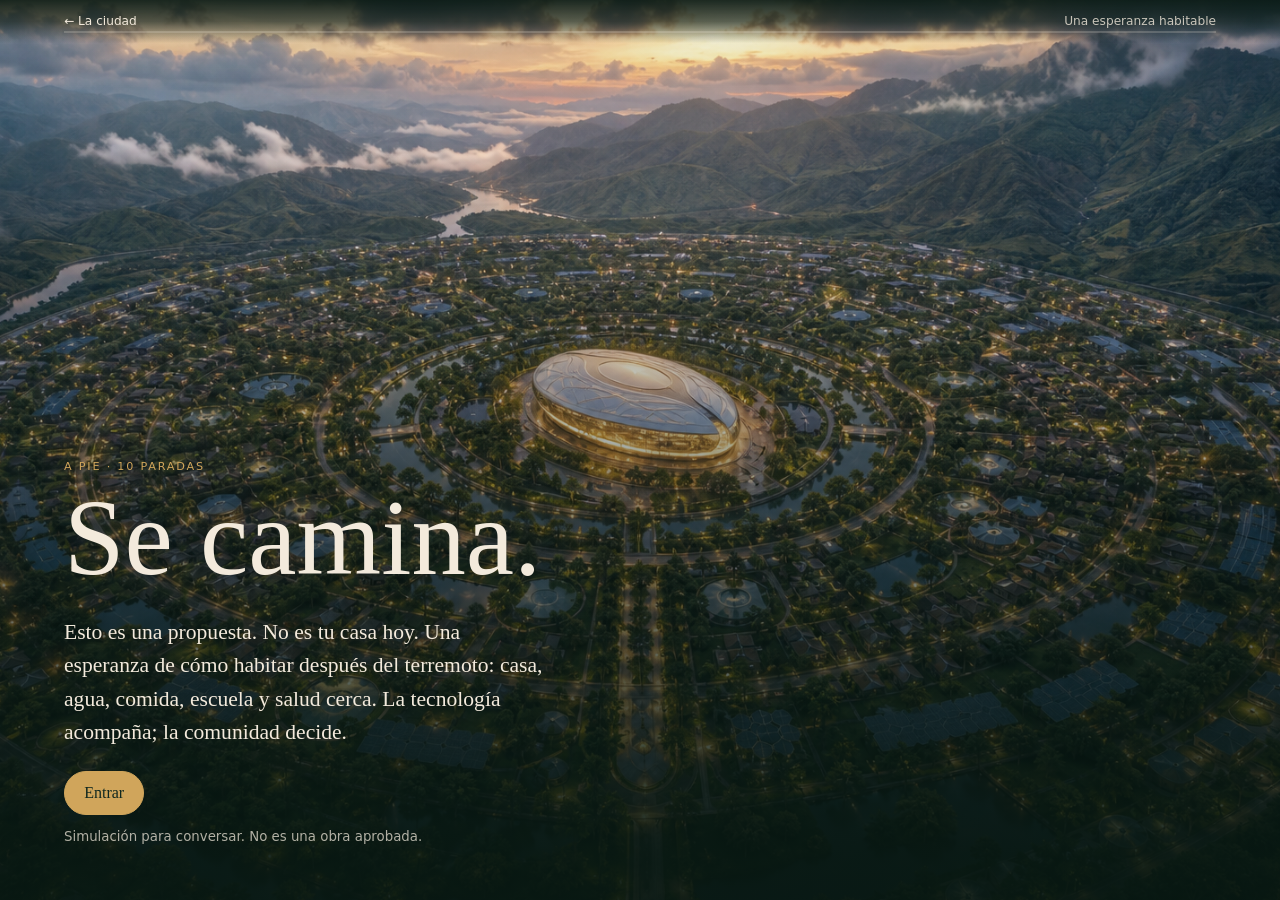
<file: recorrido.html>
<!DOCTYPE html>
<html lang="es">
  <head>
    <meta charset="utf-8" />
    <meta name="viewport" content="width=device-width, initial-scale=1" />
    <meta
      name="description"
      content="Camina una primera célula de Ciudad Resiliente. Propuesta, no el barrio de hoy. Casa, agua, huerta, materia prima, suelo y núcleo."
    />
    <meta property="og:title" content="Se camina." />
    <meta
      property="og:description"
      content="Una esperanza habitable. Casa, agua, comida, escuela y salud a pie. Nosotras iniciamos; la plaza decide."
    />
    <meta
      property="og:image"
      content="https://ciudad-resiliente.vercel.app/public/cartel-ciudad.png"
    />
    <meta
      property="og:url"
      content="https://ciudad-resiliente.vercel.app/recorrido.html"
    />
    <meta property="og:type" content="website" />
    <meta name="twitter:card" content="summary_large_image" />
    <meta
      name="twitter:image"
      content="https://ciudad-resiliente.vercel.app/public/cartel-ciudad.png"
    />
    <link rel="canonical" href="https://ciudad-resiliente.vercel.app/recorrido.html" />
    <title>Entrar a la ciudad — Ciudad Resiliente</title>
    <link rel="stylesheet" href="recorrido.css" />
  </head>
  <body>
    <header class="topbar">
      <a href="index.html" class="back" aria-label="Volver a Ciudad Resiliente">← La ciudad</a>
      <p id="progress-label">Una esperanza habitable</p>
      <div class="progress" aria-hidden="true"><span id="progress-bar"></span></div>
    </header>

    <main>
      <section class="intro" id="intro">
        <div class="intro-image" role="img" aria-label="Primera célula compacta en ladera, patio al centro, no la ciudad entera"></div>
        <div class="intro-copy">
          <p class="eyebrow">A pie · 10 paradas</p>
          <h1>Se camina.</h1>
          <p>
            Esto es una propuesta. No es tu casa hoy. Una esperanza de cómo
            habitar después del terremoto: casa, agua, comida, escuela y salud
            cerca. La tecnología acompaña; la comunidad decide.
          </p>
          <button type="button" id="enter">Entrar</button>
          <small>Simulación para conversar. No es una obra aprobada.</small>
        </div>
      </section>

      <section class="experience" id="experience" hidden>
        <div class="map-panel">
          <p class="map-instruction">Toca un lugar o sigue el camino.</p>
          <svg id="walk-map" viewBox="0 0 600 440" role="img" aria-labelledby="map-title map-desc">
            <title id="map-title">Mapa caminable de la primera célula</title>
            <desc id="map-desc">Diez lugares: casa, agua, huerta, escuela, salud, refugio, materia prima, suelo, memoria y núcleo.</desc>
            <defs>
              <radialGradient id="land" cx="50%" cy="45%" r="70%">
                <stop offset="0%" stop-color="#416c50" />
                <stop offset="100%" stop-color="#16372b" />
              </radialGradient>
            </defs>
            <ellipse class="land" cx="300" cy="220" rx="275" ry="190" />
            <ellipse class="ring" cx="300" cy="220" rx="238" ry="156" />
            <ellipse class="ring" cx="300" cy="220" rx="166" ry="108" />
            <path class="river" d="M470 44 C420 120 520 190 445 270 C400 320 455 372 395 420" />
            <path class="route" d="M130 290 Q215 355 300 342 Q390 338 470 270 Q438 174 390 104 Q294 70 210 112 Q184 196 130 290" />
            <path id="walked-route" class="route walked" d="M130 290 Q215 355 300 342 Q390 338 470 270 Q438 174 390 104 Q294 70 210 112 Q184 196 130 290" />
            <g class="map-stop" data-stop="suelo" tabindex="0" role="button" aria-label="Ir al suelo">
              <circle cx="300" cy="48" r="22" />
              <text x="300" y="52">suelo</text>
            </g>
            <g class="map-stop" data-stop="casa" tabindex="0" role="button" aria-label="Ir a casa">
              <circle cx="130" cy="290" r="25" />
              <text x="130" y="294">casa</text>
            </g>
            <g class="map-stop" data-stop="agua" tabindex="0" role="button" aria-label="Ir a agua">
              <circle cx="210" cy="112" r="25" />
              <text x="210" y="116">agua</text>
            </g>
            <g class="map-stop" data-stop="huerta" tabindex="0" role="button" aria-label="Ir a huerta">
              <circle cx="390" cy="104" r="25" />
              <text x="390" y="108">huerta</text>
            </g>
            <g class="map-stop" data-stop="escuela" tabindex="0" role="button" aria-label="Ir a escuela">
              <circle cx="470" cy="270" r="25" />
              <text x="470" y="274">escuela</text>
            </g>
            <g class="map-stop" data-stop="salud" tabindex="0" role="button" aria-label="Ir a salud">
              <circle cx="300" cy="342" r="25" />
              <text x="300" y="346">salud</text>
            </g>
            <g class="map-stop" data-stop="materia" tabindex="0" role="button" aria-label="Ir a materia prima">
              <circle cx="88" cy="188" r="25" />
              <text x="88" y="192">materia</text>
            </g>
            <g class="map-stop" data-stop="refugio" tabindex="0" role="button" aria-label="Ir al refugio">
              <circle cx="530" cy="168" r="22" />
              <text x="530" y="172">refugio</text>
            </g>
            <g class="map-stop" data-stop="memoria" tabindex="0" role="button" aria-label="Ir a la memoria">
              <circle cx="185" cy="318" r="22" />
              <text x="185" y="322">memoria</text>
            </g>
            <g class="map-stop nucleus" data-stop="nucleo" tabindex="0" role="button" aria-label="Ir al núcleo">
              <circle cx="300" cy="220" r="34" />
              <text x="300" y="224">núcleo</text>
            </g>
          </svg>
          <ul class="live-metrics" aria-label="Pulso de la célula">
            <li><span>Agua hoy</span><strong id="metric-water">—</strong></li>
            <li><span>Batería</span><strong id="metric-energy">—</strong></li>
            <li><span>Todo a pie</span><strong>≤ 8 min</strong></li>
          </ul>
        </div>

        <article class="story" aria-live="polite">
          <figure class="scene-frame">
            <img id="stop-image" alt="" />
          </figure>
          <p class="time" id="stop-time"></p>
          <h2 id="stop-title"></h2>
          <p class="scene" id="stop-scene"></p>
          <div class="promise">
            <span>Lo que cambia</span>
            <p id="stop-promise"></p>
          </div>
          <details>
            <summary>La tecnología que no estorba</summary>
            <p id="stop-tech"></p>
          </details>
          <nav class="story-nav" aria-label="Navegar el recorrido">
            <button type="button" id="previous">Anterior</button>
            <span id="step-count"></span>
            <button type="button" id="next">Seguir caminando</button>
          </nav>
        </article>
      </section>

      <section class="closing" id="closing" hidden>
        <p class="eyebrow">El recorrido termina. El diseño empieza.</p>
        <h2>Ustedes también dibujan.</h2>
        <p>
          Nosotras plantamos la semilla. Quienes vivieron el terremoto
          proponen, firman y construyen en código. Un respaldo no es un decreto.
        </p>
        <ol class="participate">
          <li>
            <strong>Camina.</strong>
            Recorre la semilla. No es tu casa hoy.
          </li>
          <li>
            <strong>Propón.</strong>
            Cada persona puede diseñar una célula de su suelo.
            <a href="plaza.html">Abrir la plaza.</a>
          </li>
          <li>
            <strong>Firma.</strong>
            Un nombre, un territorio, a la vista. Lo más respaldado se dibuja primero.
          </li>
          <li>
            <strong>El suelo.</strong>
            Baldío no es lote vacío. Pereira, hipótesis. El siguiente es un
            radicado, no un satélite. El predio es —.
            <a href="SITIO.md">Abrir el suelo.</a>
            <a href="plantar.html">Ver el corte tipo.</a>
          </li>
          <li>
            <strong>El paper.</strong>
            v0.2 es el corte: tres kits. v0.1, el argumento.
            <a href="paper.html">Leer el white paper.</a>
          </li>
        </ol>
        <div class="closing-actions">
          <button type="button" id="copy-question">Copiar la pregunta</button>
          <a href="plaza.html">La plaza</a>
          <a href="paper.html">White paper</a>
        </div>
        <p class="copied" id="copied" role="status"></p>
      </section>
    </main>

    <script src="recorrido.js"></script>
  </body>
</html>
</file>
<file: styles.css>
:root {
  --ink: #1a1612;
  --paper: #f4ece0;
  --gold: #b8894a;
  --moss: #2f5344;
  --muted: #6a6358;
  --line: #d7cbb8;
  --plate: #efe6d6;
}

* {
  box-sizing: border-box;
}

html,
body {
  margin: 0;
  background: var(--paper);
  color: var(--ink);
  font-family: "Iowan Old Style", Palatino, "Palatino Linotype", Georgia, serif;
}

.hero {
  position: relative;
  min-height: 78vh;
}

.hero img {
  width: 100%;
  height: 78vh;
  object-fit: cover;
  object-position: center 40%;
  display: block;
  filter: saturate(0.88) contrast(1.04);
}

.hero-copy {
  position: absolute;
  inset: auto 0 0;
  padding: 3.2rem 7vw 2.4rem;
  background: linear-gradient(transparent, rgba(18, 14, 10, 0.82));
  color: var(--paper);
}

.hero-copy .lead {
  max-width: 22rem;
  font-size: 1.15rem;
  line-height: 1.45;
  color: #f3eadc;
}

.plain-hero {
  max-width: 26rem;
  margin: 0.45rem 0 0;
  font-family: system-ui, sans-serif;
  font-size: 0.82rem;
  line-height: 1.45;
  color: #e8dcc8;
  opacity: 0.88;
}

.enter-city {
  display: inline-block;
  margin: 1rem 0.5rem 0 0;
  padding: 0.58rem 1rem;
  border: 1px solid rgba(243, 234, 220, 0.7);
  border-radius: 999px;
  color: var(--paper);
  font-family: system-ui, sans-serif;
  font-size: 0.8rem;
  text-decoration: none;
  transition: color 0.2s ease, background 0.2s ease;
}

.enter-city:hover,
.enter-city:focus-visible {
  color: var(--ink);
  background: var(--paper);
}

.kicker {
  letter-spacing: 0.2em;
  text-transform: uppercase;
  font-size: 0.68rem;
  font-family: system-ui, sans-serif;
  margin: 0 0 0.55rem;
  opacity: 0.82;
}

h1 {
  font-weight: 400;
  font-size: clamp(2rem, 5vw, 3.4rem);
  line-height: 1.08;
  margin: 0 0 0.7rem;
}

.pillars {
  list-style: none;
  display: flex;
  flex-wrap: wrap;
  gap: 0.4rem 0.45rem;
  margin: 1.1rem 0 0;
  padding: 0;
  max-width: 36rem;
}

.pillars li {
  font-family: system-ui, sans-serif;
  font-size: 0.68rem;
  letter-spacing: 0.06em;
  text-transform: uppercase;
  color: var(--paper);
  border: 1px solid rgba(243, 234, 220, 0.38);
  border-radius: 999px;
  padding: 0.28rem 0.7rem;
}

.lead,
main p {
  font-size: 1.08rem;
  line-height: 1.55;
}

main {
  max-width: 1080px;
  margin: 0 auto;
  padding: 2.6rem 6vw 5rem;
}

h2 {
  font-weight: 400;
  font-size: 1.65rem;
  margin: 0 0 0.45rem;
}

.split {
  display: grid;
  gap: 1.6rem;
  align-items: start;
}

.oval-wrap {
  order: -1;
  margin: 0;
  background: var(--plate);
  border-radius: 1.1rem;
  padding: 0.7rem;
}

@media (min-width: 880px) {
  .split {
    grid-template-columns: minmax(0, 0.92fr) minmax(0, 1.18fr);
    gap: 2.2rem;
  }

  .oval-wrap {
    order: 0;
    position: sticky;
    top: 1rem;
  }
}

.lesson {
  background: var(--plate);
  border-radius: 0.9rem;
  padding: 0.95rem 1.05rem 0.7rem;
  margin: 0.9rem 0 0.85rem;
}

.question {
  font-size: 1.28rem;
  line-height: 1.3;
  margin: 0 0 0.35rem;
}

.note {
  color: var(--moss);
  min-height: 0;
  margin: 0 0 0.35rem;
}

.connects {
  font-family: system-ui, sans-serif;
  font-size: 0.72rem;
  letter-spacing: 0.08em;
  text-transform: uppercase;
  color: var(--gold);
  min-height: 1.1rem;
  margin: 0;
}

.question.in,
.note.in,
.connects.in,
.soil-note.in {
  animation: rise 0.45s ease;
}

.layers {
  display: inline-flex;
  flex-wrap: wrap;
  gap: 0;
  margin: 0 0 1rem;
  border: 1px solid var(--line);
  border-radius: 999px;
  padding: 0.15rem;
  background: var(--plate);
}

.layers button {
  font-family: system-ui, sans-serif;
  font-size: 0.78rem;
  letter-spacing: 0.04em;
  background: transparent;
  color: var(--ink);
  border: 0;
  border-radius: 999px;
  padding: 0.42rem 0.95rem;
  cursor: pointer;
}

.layers button[aria-pressed="true"] {
  background: var(--moss);
  color: var(--paper);
  border-color: var(--moss);
}

#layer-lead {
  color: var(--moss);
  margin: 0 0 0.35rem;
  max-width: 26rem;
}

.plain,
#layer-plain {
  font-family: system-ui, sans-serif;
  font-size: 0.92rem;
  line-height: 1.5;
  color: var(--ink);
  margin: 0 0 0.85rem;
  max-width: 28rem;
}

.hope .plain {
  max-width: 36rem;
}

.hope a,
.invite-doors a {
  color: var(--moss);
}

#ovalo-lesson[data-layer="habitar"] #hacer-btn,
#ovalo-lesson[data-layer="habitar"] #valores-btn,
#ovalo-lesson[data-layer="habitar"] #vida-btn,
#ovalo-lesson[data-layer="habitar"] #waste-btn {
  display: none;
}

.green-wash {
  fill: var(--moss);
  opacity: 0;
  pointer-events: none;
  transition: opacity 0.45s ease;
}

#ovalo[data-layer="habitar"] .green-wash {
  opacity: 0.12;
}

#ovalo[data-layer="habitar"] .cell[data-id="naturaleza"] circle {
  fill: #c8d6c6;
}

#ovalo[data-layer="habitar"] .flow[data-nodes="agua naturaleza"],
#ovalo[data-layer="habitar"] .flow[data-nodes="naturaleza alimento"],
#ovalo[data-layer="habitar"] .flow[data-nodes="vivienda naturaleza"] {
  opacity: 0.34;
}

#ovalo[data-layer="habitar"] .flow.is-on {
  opacity: 0.85;
}

#territorio-panel .soils {
  margin: 0.7rem 0 0.4rem;
}

#territorio-panel .soils article {
  padding: 0.65rem 0.75rem 0.25rem;
}

#territorio-panel .soils h3 {
  font-size: 1.05rem;
  margin: 0 0 0.2rem;
}

#territorio-panel .soils p,
#territorio-panel .soil-note {
  font-size: 0.88rem;
}

#territorio-panel .soil-note {
  min-height: 4.2rem;
  margin: 0 0 0.8rem;
}

#layer-title {
  margin: 0 0 0.25rem;
}

.lesson-bar {
  display: flex;
  flex-wrap: wrap;
  align-items: center;
  gap: 0.55rem;
  margin: 0 0 0.4rem;
}

#tour-btn,
#waste-btn,
#vida-btn,
#valores-btn,
#hacer-btn,
.chips button {
  font-family: system-ui, sans-serif;
  font-size: 0.78rem;
  letter-spacing: 0.04em;
  background: transparent;
  color: var(--ink);
  border: 1px solid var(--line);
  border-radius: 999px;
  padding: 0.4rem 0.85rem;
  cursor: pointer;
}

#tour-btn {
  background: var(--moss);
  color: var(--paper);
  border-color: var(--moss);
}

.chips button:focus-visible,
.layers button:focus-visible,
#tour-btn:focus-visible,
#waste-btn:focus-visible,
#vida-btn:focus-visible,
#valores-btn:focus-visible,
#hacer-btn:focus-visible {
  outline: 2px solid var(--moss);
  outline-offset: 2px;
}

#tour-btn[aria-pressed="true"],
#waste-btn[aria-pressed="true"],
#vida-btn[aria-pressed="true"],
#valores-btn[aria-pressed="true"],
#hacer-btn[aria-pressed="true"],
.chips button[aria-pressed="true"] {
  background: var(--ink);
  color: var(--paper);
  border-color: var(--ink);
}

.tour-step {
  font-family: system-ui, sans-serif;
  font-size: 0.75rem;
  color: var(--muted);
}

.chips {
  display: flex;
  flex-wrap: wrap;
  gap: 0.4rem;
}

.chip-label {
  font-family: system-ui, sans-serif;
  font-size: 0.68rem;
  letter-spacing: 0.12em;
  text-transform: uppercase;
  color: var(--muted);
  margin: 0.9rem 0 0.2rem;
}

.chip-hint {
  font-family: system-ui, sans-serif;
  font-size: 0.82rem;
  line-height: 1.4;
  color: var(--ink);
  margin: 0 0 0.4rem;
}

.hacer-path {
  margin: 0.2rem 0 0.8rem;
  display: flex;
  flex-wrap: wrap;
  align-items: center;
  gap: 0.35rem 0.4rem;
}

.hacer-path button {
  font-family: system-ui, sans-serif;
  font-size: 0.78rem;
  letter-spacing: 0.04em;
  background: transparent;
  color: var(--moss);
  border: 1px solid #c9b89a;
  border-radius: 999px;
  padding: 0.28rem 0.7rem;
  cursor: pointer;
}

.hacer-path button[aria-pressed="true"] {
  background: var(--ink);
  color: var(--paper);
  border-color: var(--ink);
}

.waste-path[hidden] {
  display: none;
}

#ovalo {
  width: 100%;
  height: auto;
}

.ring {
  fill: none;
  stroke: var(--gold);
  stroke-width: 1.2;
  transition: stroke 0.4s ease;
}

#ovalo[data-soil="risaralda"] .ring {
  stroke: #8a6a3a;
}

#ovalo[data-soil="valle"] .ring {
  stroke: #4a7a8a;
}

#ovalo[data-soil="choco"] .ring {
  stroke: #2f5a3c;
}

.flow {
  fill: none;
  stroke: var(--gold);
  stroke-width: 1.4;
  stroke-dasharray: 6 8;
  opacity: 0;
  pointer-events: none;
  transition: opacity 0.35s ease;
}

.flow.is-on {
  opacity: 0.85;
  animation: dash 18s linear infinite;
}

.cell circle {
  fill: #efe4d0;
  stroke: var(--ink);
  stroke-width: 1.2;
  cursor: pointer;
  transition: fill 0.3s ease, stroke-width 0.3s ease, transform 0.3s ease;
}

.cell.nucleus circle {
  fill: var(--gold);
}

.cell text {
  font-size: 8px;
  text-anchor: middle;
  font-family: system-ui, sans-serif;
  pointer-events: none;
  fill: var(--ink);
}

.cell:hover circle,
.cell:focus-visible circle {
  fill: var(--paper);
}

.cell:focus {
  outline: none;
}

.cell:focus-visible circle {
  stroke-width: 2.4;
  fill: var(--paper);
}

#ovalo.teaching .cell.is-dim {
  opacity: 0.28;
}

#ovalo.teaching .cell.is-on circle {
  fill: var(--paper);
  stroke-width: 2.2;
}

#ovalo.teaching .cell.nucleus.is-on circle {
  fill: var(--gold);
  animation: pulse 1.8s ease-in-out infinite;
}

.cards {
  display: grid;
  gap: 1rem;
}

@media (min-width: 720px) {
  .cards {
    grid-template-columns: repeat(3, 1fr);
  }
}

.cards article {
  border: 1px solid #d9ccb6;
  padding: 1rem 1.1rem 0.4rem;
}

.soils article {
  cursor: pointer;
  transition: border-color 0.25s ease, background 0.25s ease;
}

.soils article.is-on {
  border-color: var(--ink);
  background: #efe4d0;
}

.soil-note {
  color: var(--moss);
  min-height: 3.2rem;
}

.tracker.crystal {
  border: 1px solid #c9b89a;
  padding: 1.2rem 1.1rem 0.8rem;
  background: linear-gradient(180deg, rgba(255, 255, 255, 0.28), transparent 42%);
}

.wall {
  font-family: system-ui, sans-serif;
  font-size: 0.92rem;
  line-height: 1.45;
  color: var(--ink);
  background: #efe4d0;
  border: 1px solid var(--ink);
  padding: 0.75rem 0.9rem;
  margin: 0 0 1rem;
}

.source-map {
  list-style: none;
  margin: 0 0 1rem;
  padding: 0;
  display: grid;
  gap: 0.45rem;
  font-family: system-ui, sans-serif;
  font-size: 0.86rem;
  line-height: 1.45;
}

.source-map a {
  color: var(--moss);
}

.observatorio-plain {
  max-width: 36rem;
  margin: 0 0 0.8rem;
}

.pulso {
  display: flex;
  align-items: flex-start;
  gap: 0.55rem;
  font-family: system-ui, sans-serif;
  font-size: 0.82rem;
  color: var(--moss);
  margin: 0.9rem 0 0.2rem;
}

.pulso-dot {
  width: 0.55rem;
  height: 0.55rem;
  margin-top: 0.35rem;
  border-radius: 50%;
  background: var(--moss);
  flex-shrink: 0;
}

.pulso.is-live .pulso-dot {
  animation: pulso-live 1.6s ease-in-out infinite;
}

.pulso.is-stale .pulso-dot {
  background: var(--muted);
  animation: none;
}

.pulso-clock {
  font-family: system-ui, sans-serif;
  font-size: 0.72rem;
  color: var(--muted);
  margin: 0 0 0.6rem;
}

.pulso-events {
  list-style: none;
  margin: 0 0 0.8rem;
  padding: 0;
  font-family: system-ui, sans-serif;
  font-size: 0.8rem;
  line-height: 1.45;
}

.pulso-events li {
  border-top: 1px solid #d9ccb6;
  padding: 0.45rem 0;
}

.pulso-events .when {
  color: var(--muted);
  font-size: 0.7rem;
  letter-spacing: 0.04em;
}

.pulso-events .pulso-note {
  color: var(--ink);
  margin: 0.2rem 0 0;
}

#flujos-body tr.is-new td {
  background: #efe4d0;
}

@keyframes pulso-live {
  50% {
    opacity: 0.35;
  }
}

@keyframes dash {
  to {
    stroke-dashoffset: -280;
  }
}

@keyframes pulse {
  50% {
    stroke-width: 3.4;
  }
}

@keyframes rise {
  from {
    opacity: 0;
    transform: translateY(6px);
  }
  to {
    opacity: 1;
    transform: none;
  }
}

@media (prefers-reduced-motion: reduce) {
  .flow.is-on,
  #ovalo.teaching .cell.nucleus.is-on circle,
  .question.in,
  .note.in,
  .connects.in,
  .soil-note.in,
  .pulso.is-live .pulso-dot {
    animation: none;
  }
}

.tracker-lede {
  margin: 0 0 0.6rem;
}

.crystal-keys {
  list-style: none;
  margin: 0 0 0.9rem;
  padding: 0;
  display: grid;
  gap: 0.25rem 1.2rem;
  font-family: system-ui, sans-serif;
  font-size: 0.82rem;
  color: var(--moss);
}

@media (min-width: 640px) {
  .crystal-keys {
    grid-template-columns: 1fr 1fr;
  }
}

.hope {
  border-top: 1px solid var(--line);
  border-bottom: 1px solid var(--line);
  padding: 1.8rem 0;
  margin-top: 2.4rem;
}

#codigo {
  padding: 1.8rem 0 0;
}

.clone-box {
  max-width: 40rem;
  overflow-x: auto;
  padding: 0.9rem 1rem;
  background: var(--plate);
  border-left: 3px solid var(--gold);
  font-family: ui-monospace, Menlo, monospace;
  font-size: 0.82rem;
  line-height: 1.5;
}

.clone-box code {
  font: inherit;
}

.table-wrap {
  overflow-x: auto;
  margin: 1.2rem 0 0.6rem;
}

table {
  width: 100%;
  border-collapse: collapse;
  font-family: system-ui, sans-serif;
  font-size: 0.82rem;
}

th,
td {
  text-align: left;
  vertical-align: top;
  padding: 0.65rem 0.7rem;
  border-bottom: 1px solid #d9ccb6;
}

th {
  font-weight: 600;
  font-size: 0.68rem;
  letter-spacing: 0.08em;
  text-transform: uppercase;
  color: var(--muted);
}

td a {
  color: var(--moss);
}

.path {
  font-family: system-ui, sans-serif;
  font-size: 0.8rem;
  letter-spacing: 0.04em;
  color: var(--moss);
}

.gap {
  color: var(--muted);
}

.table-legend {
  font-family: system-ui, sans-serif;
  font-size: 0.72rem;
  color: var(--muted);
  margin: 0 0 0.4rem;
}

.invite-doors {
  list-style: none;
  margin: 0.7rem 0 0;
  padding: 0;
  display: grid;
  gap: 0.45rem;
  font-family: system-ui, sans-serif;
  font-size: 0.92rem;
  line-height: 1.45;
}

.invite-doors li {
  border-top: 1px solid var(--line);
  padding: 0.45rem 0 0;
}

.steps {
  max-width: 36rem;
  margin: 0.9rem 0 1.2rem;
  padding: 0;
  list-style: none;
  counter-reset: paso;
}

.steps li {
  counter-increment: paso;
  position: relative;
  padding: 0.55rem 0 0.55rem 2.1rem;
  border-top: 1px solid var(--line);
  font-family: system-ui, sans-serif;
  font-size: 0.92rem;
  line-height: 1.45;
}

.steps li::before {
  content: counter(paso);
  position: absolute;
  left: 0;
  top: 0.6rem;
  font-size: 0.75rem;
  color: var(--gold);
}

.steps a {
  color: var(--moss);
}

.disclaimer {
  font-family: system-ui, sans-serif;
  font-size: 0.72rem;
  line-height: 1.45;
  color: var(--muted);
  max-width: 40rem;
  margin-top: 0.75rem;
}

footer {
  padding: 1.5rem 6vw 2.5rem;
  font-family: system-ui, sans-serif;
  font-size: 0.8rem;
  color: var(--muted);
}

footer a {
  color: var(--moss);
}

.doors {
  display: flex;
  gap: 1rem;
  margin: 0 0 0.6rem;
}

.doors a {
  color: var(--moss);
}

.doors a[aria-current="page"] {
  color: var(--ink);
  text-decoration: none;
  font-weight: 600;
}

.obs-hero {
  padding: 3.2rem 7vw 1.6rem;
  background: var(--plate);
}

.obs-hero .lead {
  max-width: 28rem;
  margin: 0;
}

.share-grid {
  display: grid;
  gap: 1.2rem;
  margin: 1.2rem 0 2rem;
}

@media (min-width: 720px) {
  .share-grid {
    grid-template-columns: 1fr 0.72fr;
    align-items: start;
  }
}

.share-grid figure {
  margin: 0;
}

.share-grid img {
  width: 100%;
  height: auto;
  display: block;
  border: 1px solid var(--line);
}

.share-grid figcaption,
#copy-btn {
  font-family: system-ui, sans-serif;
  font-size: 0.82rem;
  margin: 0.45rem 0 0;
}

blockquote {
  margin: 0.6rem 0 0.8rem;
  padding: 0.9rem 1rem;
  background: var(--plate);
  border-left: 3px solid var(--gold);
  font-size: 1.08rem;
  line-height: 1.5;
}

#copy-btn {
  font-family: system-ui, sans-serif;
  background: var(--moss);
  color: var(--paper);
  border: 0;
  border-radius: 999px;
  padding: 0.45rem 1rem;
  cursor: pointer;
}

.civic-form {
  display: grid;
  gap: 0.7rem;
  max-width: 28rem;
  margin: 1rem 0 0.6rem;
}

.civic-form label,
.proposal .plain {
  font-family: system-ui, sans-serif;
  font-size: 0.86rem;
  line-height: 1.45;
}

.civic-form input,
.civic-form select,
.civic-form textarea {
  display: block;
  width: 100%;
  margin: 0.28rem 0 0;
  padding: 0.45rem 0.55rem;
  border: 1px solid var(--line);
  border-radius: 0.4rem;
  background: var(--paper);
  color: var(--ink);
  font: inherit;
}

.civic-form button {
  font-family: system-ui, sans-serif;
  justify-self: start;
  background: var(--moss);
  color: var(--paper);
  border: 0;
  border-radius: 999px;
  padding: 0.45rem 1rem;
  cursor: pointer;
}

.plaza-list,
.proposal {
  display: grid;
  gap: 0.25rem;
}

.proposal {
  border-top: 1px solid var(--line);
  padding: 1rem 0 0.4rem;
}

.proposal h3 {
  margin: 0;
  font-weight: 400;
  font-size: 1.35rem;
}

.proposal a {
  color: var(--moss);
}

.civic-out {
  max-width: 40rem;
  overflow-x: auto;
  padding: 0.8rem 1rem;
  background: var(--plate);
  font-size: 0.78rem;
  line-height: 1.45;
}

.copied {
  min-height: 1.3rem;
  font-family: system-ui, sans-serif;
  font-size: 0.82rem;
  color: var(--moss);
}

.call-split {
  display: grid;
  gap: 1rem;
  margin: 1.2rem 0 0;
}

@media (min-width: 720px) {
  .call-split {
    grid-template-columns: 1fr 1fr;
  }
}

.call-card {
  border: 1px solid var(--line);
  padding: 1.1rem 1.15rem 1rem;
  background: var(--plate);
}

.call-card h3 {
  font-weight: 400;
  font-size: 1.35rem;
  margin: 0 0 0.35rem;
}

.call-card p {
  margin: 0 0 0.55rem;
  max-width: none;
}

.call-card a {
  color: var(--moss);
  font-family: system-ui, sans-serif;
  font-size: 0.86rem;
}

.call-card .sound {
  font-style: italic;
  color: var(--moss);
}
</file>
<file: plantar.css>
:root {
  --night: #10281f;
  --forest: #244c39;
  --leaf: #90b887;
  --paper: #f3eadc;
  --gold: #d0a55b;
  --ink: #1a241e;
  --muted: #68756d;
  --line: #d7cbb8;
}

* {
  box-sizing: border-box;
}

[hidden] {
  display: none !important;
}

html {
  background: var(--night);
}

body {
  margin: 0;
  color: var(--paper);
  font-family: "Iowan Old Style", Palatino, Georgia, serif;
}

button,
a {
  font: inherit;
}

button {
  cursor: pointer;
}

.topbar {
  position: fixed;
  z-index: 10;
  inset: 0 0 auto;
  display: grid;
  grid-template-columns: 1fr auto;
  gap: 0.2rem 1rem;
  align-items: center;
  padding: 0.85rem 5vw 0.65rem;
  background: linear-gradient(rgba(9, 25, 19, 0.92), rgba(9, 25, 19, 0.55), transparent);
  font-family: system-ui, sans-serif;
  font-size: 0.76rem;
}

.topbar a {
  color: inherit;
  text-decoration: none;
}

.topbar p {
  margin: 0;
  opacity: 0.8;
}

.progress {
  grid-column: 1 / -1;
  height: 2px;
  background: rgba(243, 234, 220, 0.2);
}

.progress span {
  display: block;
  width: 0;
  height: 100%;
  background: var(--gold);
  transition: width 500ms ease;
}

.film {
  position: relative;
  min-height: 100svh;
  display: grid;
  align-items: end;
}

.film-frame {
  position: absolute;
  inset: 0;
}

.film-frame img {
  width: 100%;
  height: 100%;
  object-fit: cover;
  object-position: center 40%;
  display: block;
  filter: saturate(0.9) contrast(1.05);
}

.film-copy {
  position: relative;
  z-index: 1;
  padding: 5.5rem 7vw 2.4rem;
  background: linear-gradient(transparent, rgba(10, 22, 16, 0.88));
  max-width: 36rem;
}

.eyebrow {
  letter-spacing: 0.2em;
  text-transform: uppercase;
  font-size: 0.68rem;
  font-family: system-ui, sans-serif;
  margin: 0 0 0.45rem;
  opacity: 0.82;
}

.film-copy h1 {
  font-weight: 400;
  font-size: clamp(2rem, 5vw, 3.4rem);
  line-height: 1.08;
  margin: 0 0 0.55rem;
}

.film-copy p {
  margin: 0 0 1rem;
  font-size: 1.08rem;
  line-height: 1.45;
  max-width: 26rem;
}

.film-nav {
  display: flex;
  flex-wrap: wrap;
  gap: 0.5rem;
  align-items: center;
}

.film-nav button,
.film-nav a {
  font-family: system-ui, sans-serif;
  font-size: 0.8rem;
  border-radius: 999px;
  padding: 0.48rem 0.95rem;
  text-decoration: none;
}

#play {
  background: var(--gold);
  color: var(--night);
  border: 0;
}

#prev,
#next {
  background: transparent;
  color: var(--paper);
  border: 1px solid rgba(243, 234, 220, 0.55);
}

.page {
  background: var(--paper);
  color: var(--ink);
}

.page main {
  max-width: 1080px;
  margin: 0 auto;
  padding: 2.6rem 6vw 5rem;
}

.page h2 {
  font-weight: 400;
  font-size: 1.65rem;
  margin: 0 0 0.45rem;
}

.page p,
.page li {
  line-height: 1.5;
}

.plain {
  font-family: system-ui, sans-serif;
  font-size: 0.92rem;
  max-width: 38rem;
}

.wall {
  font-family: system-ui, sans-serif;
  font-size: 0.92rem;
  line-height: 1.45;
  background: #efe4d0;
  border: 1px solid var(--ink);
  padding: 0.75rem 0.9rem;
  margin: 0 0 1.2rem;
  max-width: 40rem;
}

.plan-wrap {
  background: #efe6d6;
  border-radius: 1.1rem;
  padding: 0.7rem;
  margin: 1rem 0 1.4rem;
}

.plan-wrap svg {
  width: 100%;
  height: auto;
  display: block;
}

.plan-wrap text {
  font-family: system-ui, sans-serif;
}

.kit-grid {
  display: grid;
  gap: 1rem;
  margin: 1rem 0 2rem;
}

@media (min-width: 840px) {
  .kit-grid {
    grid-template-columns: repeat(3, 1fr);
  }
}

.kit-grid article {
  border: 1px solid var(--line);
  padding: 0;
  background: #fff8ee;
}

.kit-grid img {
  width: 100%;
  height: 11rem;
  object-fit: cover;
  display: block;
}

.kit-grid h3,
.kit-grid p,
.kit-grid ul {
  margin: 0.7rem 1rem;
}

.kit-grid ul {
  padding: 0 0 1rem 1.1rem;
  font-family: system-ui, sans-serif;
  font-size: 0.86rem;
}

.kit-grid .src {
  font-family: system-ui, sans-serif;
  font-size: 0.72rem;
  color: var(--muted);
  margin: 0 1rem 1rem;
}

.call-split {
  display: grid;
  gap: 1rem;
  margin: 1.2rem 0 0;
}

@media (min-width: 720px) {
  .call-split {
    grid-template-columns: 1fr 1fr;
  }
}

.call-card {
  border: 1px solid var(--line);
  padding: 1.1rem 1.15rem 1rem;
  background: #efe6d6;
}

.call-card h3 {
  font-weight: 400;
  font-size: 1.35rem;
  margin: 0 0 0.35rem;
}

.call-card p {
  margin: 0 0 0.7rem;
  font-size: 1.02rem;
}

.call-card a {
  color: var(--forest);
  font-family: system-ui, sans-serif;
  font-size: 0.86rem;
}

.sound {
  font-style: italic;
  color: var(--forest);
}

.page a {
  color: var(--forest);
}

.page footer {
  padding: 1.5rem 6vw 2.5rem;
  font-family: system-ui, sans-serif;
  font-size: 0.8rem;
  color: var(--muted);
}

.doors {
  display: flex;
  gap: 1rem;
  margin: 0 0 0.6rem;
}

.doors a {
  color: var(--forest);
}

.layers-list {
  max-width: 36rem;
  font-family: system-ui, sans-serif;
  font-size: 0.92rem;
}

@media (prefers-reduced-motion: reduce) {
  .progress span {
    transition: none;
  }
}
</file>
<file: recorrido.css>
:root {
  --night: #10281f;
  --forest: #244c39;
  --leaf: #90b887;
  --paper: #f3eadc;
  --gold: #d0a55b;
  --ink: #1a241e;
  --muted: #68756d;
}

* {
  box-sizing: border-box;
}

[hidden] {
  display: none !important;
}

html {
  background: var(--night);
}

body {
  margin: 0;
  min-height: 100vh;
  color: var(--paper);
  font-family: "Iowan Old Style", Palatino, Georgia, serif;
}

button,
a {
  font: inherit;
}

button {
  cursor: pointer;
}

.topbar {
  position: fixed;
  z-index: 10;
  inset: 0 0 auto;
  display: grid;
  grid-template-columns: 1fr auto;
  gap: 0.2rem 1rem;
  align-items: center;
  padding: 0.85rem 5vw 0.65rem;
  color: var(--paper);
  background: linear-gradient(rgba(9, 25, 19, 0.92), rgba(9, 25, 19, 0.65), transparent);
  font-family: system-ui, sans-serif;
  font-size: 0.76rem;
}

.topbar a {
  color: inherit;
  text-decoration: none;
}

.topbar p {
  margin: 0;
  opacity: 0.8;
}

.progress {
  grid-column: 1 / -1;
  height: 2px;
  background: rgba(243, 234, 220, 0.2);
}

.progress span {
  display: block;
  width: 0;
  height: 100%;
  background: var(--gold);
  transition: width 600ms ease;
}

.intro {
  position: relative;
  min-height: 100svh;
  display: grid;
  align-items: end;
  overflow: hidden;
}

.intro-image {
  position: absolute;
  inset: 0;
  background:
    linear-gradient(180deg, rgba(8, 24, 18, 0.05) 25%, rgba(8, 24, 18, 0.92) 95%),
    url("public/ciudad-ovalo.png") center 42% / cover;
  transform: scale(1.02);
  animation: breathe 14s ease-in-out infinite alternate;
}

.intro-copy {
  position: relative;
  z-index: 1;
  width: min(38rem, 90vw);
  padding: 8rem 5vw 3.5rem;
}

.eyebrow,
.time,
.promise span,
.map-instruction,
.live-metrics,
.story-nav,
small {
  font-family: system-ui, sans-serif;
}

.eyebrow,
.time,
.promise span {
  margin: 0 0 0.6rem;
  color: var(--gold);
  font-size: 0.7rem;
  letter-spacing: 0.16em;
  text-transform: uppercase;
}

h1,
h2 {
  font-weight: 400;
  line-height: 1.03;
  margin: 0;
}

h1 {
  max-width: 10ch;
  font-size: clamp(3rem, 10vw, 6.8rem);
}

h2 {
  font-size: clamp(2rem, 5vw, 3.8rem);
}

.intro-copy > p:not(.eyebrow) {
  max-width: 33rem;
  font-size: clamp(1.08rem, 2.2vw, 1.35rem);
  line-height: 1.55;
}

#enter,
.closing button {
  border: 1px solid var(--gold);
  border-radius: 999px;
  padding: 0.75rem 1.2rem;
  color: var(--night);
  background: var(--gold);
}

.intro small {
  display: block;
  margin-top: 0.85rem;
  color: rgba(243, 234, 220, 0.72);
}

.experience {
  min-height: 100svh;
  padding: 5.4rem 5vw 2.5rem;
  background:
    radial-gradient(circle at 18% 20%, rgba(103, 151, 102, 0.18), transparent 35%),
    var(--night);
}

.map-panel {
  position: relative;
}

.map-instruction {
  margin: 0;
  color: rgba(243, 234, 220, 0.68);
  font-size: 0.74rem;
}

#walk-map {
  display: block;
  width: 100%;
  max-height: 56vh;
  margin: 0 auto;
}

.land {
  fill: url("#land");
}

.ring {
  fill: none;
  stroke: rgba(208, 165, 91, 0.28);
  stroke-width: 2;
}

.river {
  fill: none;
  stroke: #89b9c4;
  stroke-width: 12;
  opacity: 0.45;
}

.route {
  fill: none;
  stroke: rgba(243, 234, 220, 0.34);
  stroke-width: 3;
  stroke-dasharray: 7 10;
}

.route.walked {
  stroke: var(--gold);
  stroke-dasharray: none;
  stroke-dashoffset: 0;
  transition: stroke-dashoffset 900ms ease;
}

.map-stop {
  cursor: pointer;
  outline: none;
}

.map-stop circle {
  fill: #d9d6bd;
  stroke: var(--night);
  stroke-width: 3;
  transition: transform 300ms ease, fill 300ms ease, stroke 300ms ease;
  transform-box: fill-box;
  transform-origin: center;
}

.map-stop[data-stop="materia"] text,
.map-stop[data-stop="refugio"] text,
.map-stop[data-stop="memoria"] text {
  font-size: 10px;
}

.map-stop:hover circle,
.map-stop:focus-visible circle {
  transform: scale(1.13);
  stroke: var(--paper);
}

.map-stop.is-active circle {
  fill: var(--gold);
  stroke: var(--paper);
  transform: scale(1.18);
}

.map-stop.is-visited circle {
  fill: var(--leaf);
}

.map-stop.nucleus circle {
  fill: var(--gold);
}

.live-metrics {
  list-style: none;
  display: grid;
  grid-template-columns: repeat(3, 1fr);
  gap: 0.5rem;
  margin: 0;
  padding: 0;
}

.live-metrics li {
  padding: 0.7rem;
  border-top: 1px solid rgba(243, 234, 220, 0.22);
}

.live-metrics span,
.live-metrics strong {
  display: block;
}

.live-metrics span {
  color: rgba(243, 234, 220, 0.58);
  font-size: 0.65rem;
}

.live-metrics strong {
  margin-top: 0.25rem;
  font-weight: 500;
  font-size: 0.82rem;
}

.story {
  align-self: center;
  color: var(--ink);
  background: var(--paper);
  border-radius: 1.2rem;
  padding: clamp(1.3rem, 4vw, 2.4rem);
}

.scene-frame {
  margin: 0 0 1.1rem;
}

.scene-frame img {
  width: 100%;
  height: 38vh;
  min-height: 12rem;
  object-fit: cover;
  object-position: center 45%;
  display: block;
  border-radius: 0.7rem;
}

.scene {
  color: var(--forest);
  font-size: 1.18rem;
  line-height: 1.55;
}

.promise {
  margin: 1.4rem 0;
  padding-left: 1rem;
  border-left: 2px solid var(--gold);
}

.promise span {
  color: var(--muted);
}

.promise p,
details p {
  line-height: 1.5;
}

details {
  padding: 0.85rem 0;
  border-top: 1px solid #d8cbb8;
  border-bottom: 1px solid #d8cbb8;
}

summary {
  cursor: pointer;
  color: var(--forest);
}

.story-nav {
  display: grid;
  grid-template-columns: 1fr auto 1fr;
  align-items: center;
  gap: 0.7rem;
  margin-top: 1.3rem;
  font-size: 0.76rem;
}

.story-nav button {
  border: 0;
  padding: 0.65rem 0;
  color: var(--forest);
  background: transparent;
}

.story-nav button:last-child {
  text-align: right;
}

.story-nav button:disabled {
  opacity: 0.35;
}

.closing {
  min-height: 100svh;
  padding: 8rem 7vw 4rem;
  color: var(--ink);
  background: var(--paper);
}

.closing > p:not(.eyebrow, .copied) {
  max-width: 39rem;
  font-size: 1.18rem;
  line-height: 1.55;
}

.participate {
  max-width: 39rem;
  margin: 1.6rem 0 0;
  padding: 0;
  list-style: none;
  counter-reset: paso;
}

.participate li {
  counter-increment: paso;
  position: relative;
  padding: 0.85rem 0 0.85rem 2.4rem;
  border-top: 1px solid #d8cbb8;
  line-height: 1.5;
}

.participate li::before {
  content: counter(paso);
  position: absolute;
  left: 0;
  top: 0.9rem;
  font-family: system-ui, sans-serif;
  font-size: 0.78rem;
  color: var(--gold);
}

.participate a {
  color: var(--forest);
}

.closing-actions {
  display: flex;
  flex-wrap: wrap;
  gap: 0.8rem;
  margin-top: 1.7rem;
}

.closing-actions a {
  border: 1px solid var(--forest);
  border-radius: 999px;
  padding: 0.75rem 1.2rem;
  color: var(--forest);
  text-decoration: none;
}

.copied {
  min-height: 1.4rem;
  color: var(--forest);
  font-family: system-ui, sans-serif;
  font-size: 0.78rem;
}

@media (min-width: 880px) {
  .experience {
    display: grid;
    grid-template-columns: minmax(0, 1.2fr) minmax(20rem, 0.8fr);
    gap: 4vw;
  }

  .map-panel {
    align-self: center;
  }

  .story {
    position: sticky;
    top: 5.5rem;
  }

  .scene-frame img {
    height: 26vh;
    min-height: 10rem;
  }
}

@media (max-width: 540px) {
  .topbar p {
    display: none;
  }

  .live-metrics li {
    padding-inline: 0.35rem;
  }
}

@media (prefers-reduced-motion: reduce) {
  *,
  *::before,
  *::after {
    scroll-behavior: auto !important;
    animation: none !important;
    transition-duration: 0.01ms !important;
  }
}

@keyframes breathe {
  to {
    transform: scale(1.07);
  }
}
</file>
